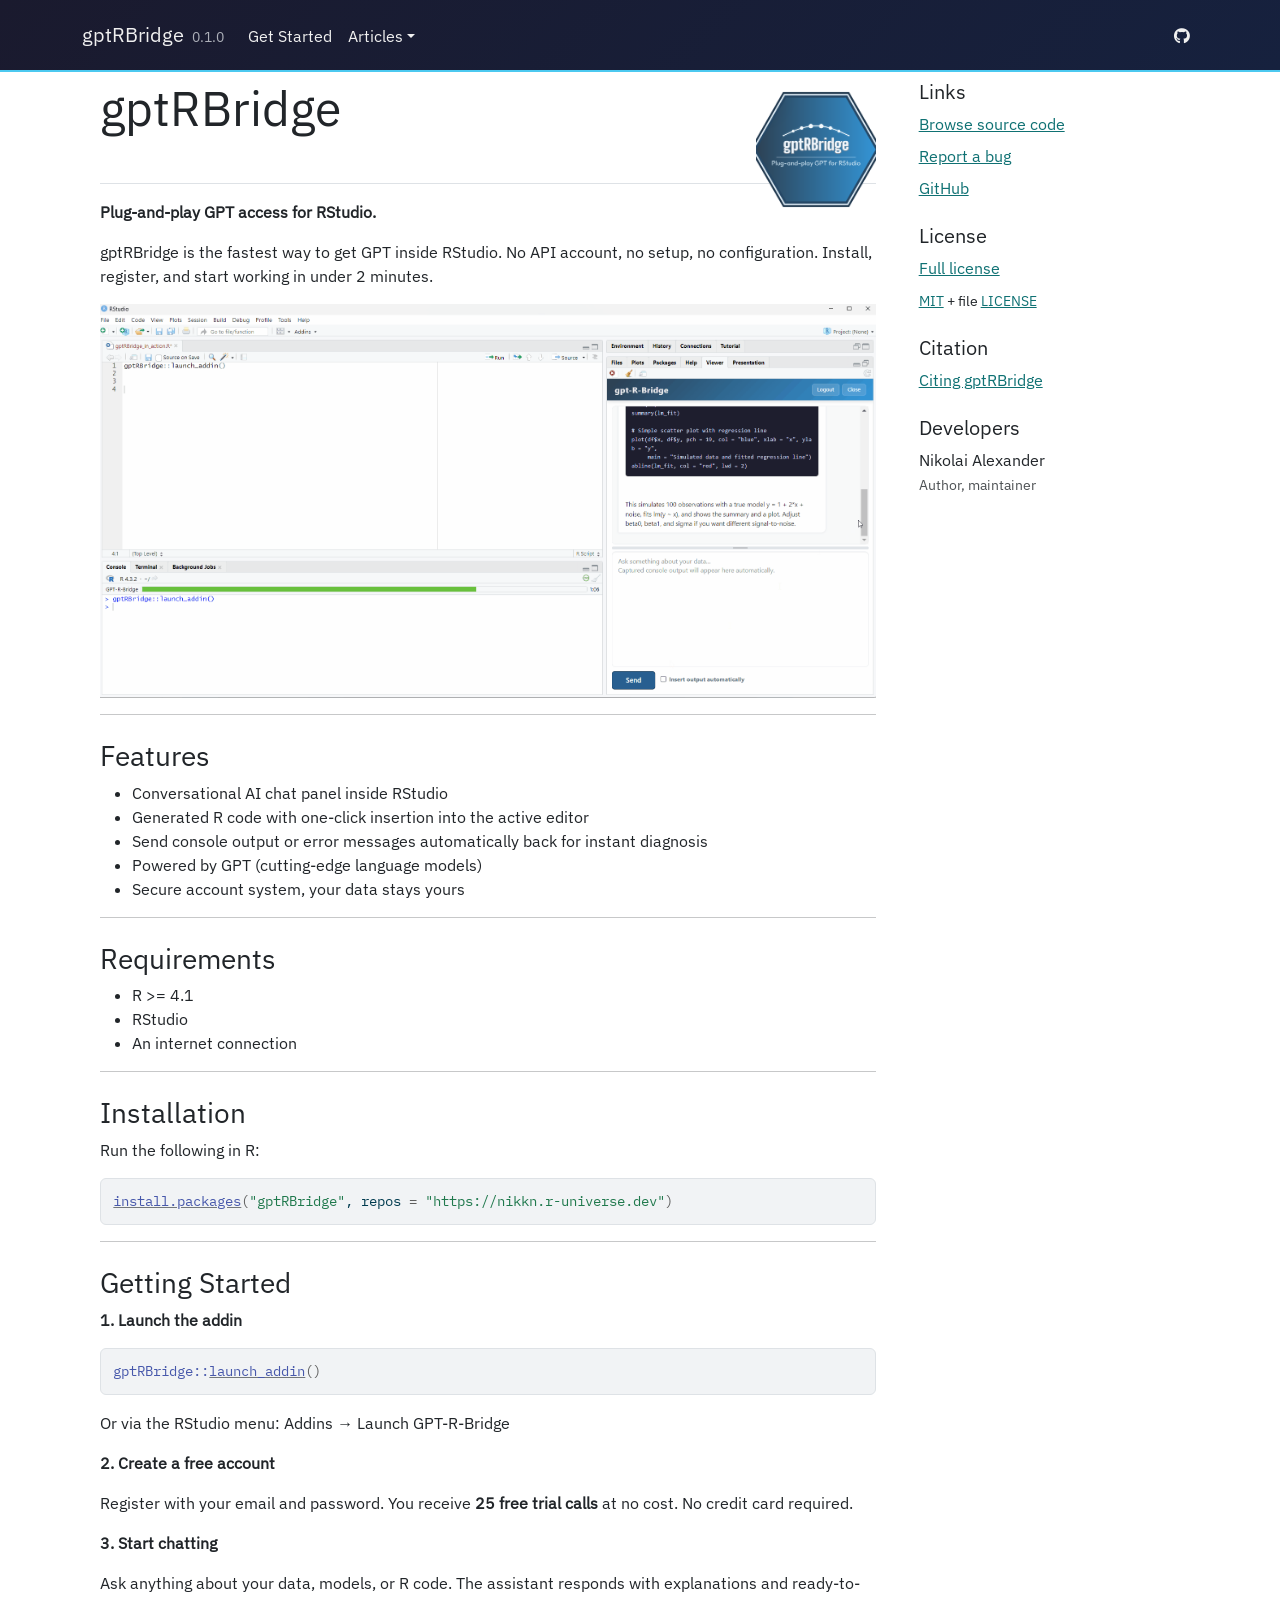
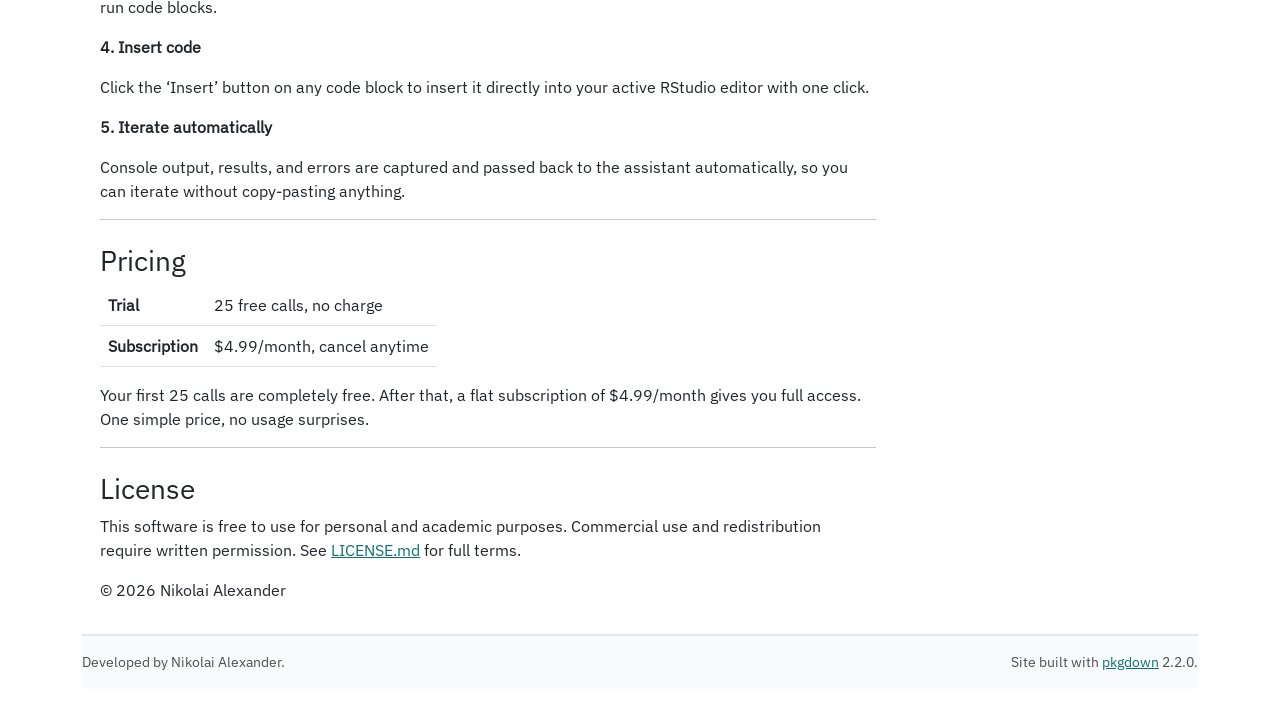
<file: index.html>
<!DOCTYPE html>
<!-- Generated by pkgdown: do not edit by hand --><html lang="en">
<head>
<meta http-equiv="Content-Type" content="text/html; charset=UTF-8">
<meta charset="utf-8">
<meta http-equiv="X-UA-Compatible" content="IE=edge">
<meta name="viewport" content="width=device-width, initial-scale=1, shrink-to-fit=no">
<title>gptRBridge — Plug-and-play GPT for RStudio • gptRBridge</title>
<script src="deps/jquery-3.6.0/jquery-3.6.0.min.js"></script><meta name="viewport" content="width=device-width, initial-scale=1, shrink-to-fit=no">
<link href="deps/bootstrap-5.3.1/bootstrap.min.css" rel="stylesheet">
<script src="deps/bootstrap-5.3.1/bootstrap.bundle.min.js"></script><link href="deps/IBM_Plex_Sans-0.4.10/font.css" rel="stylesheet">
<link href="deps/IBM_Plex_Mono-0.4.10/font.css" rel="stylesheet">
<link href="deps/font-awesome-6.5.2/css/all.min.css" rel="stylesheet">
<link href="deps/font-awesome-6.5.2/css/v4-shims.min.css" rel="stylesheet">
<script src="deps/headroom-0.11.0/headroom.min.js"></script><script src="deps/headroom-0.11.0/jQuery.headroom.min.js"></script><script src="deps/bootstrap-toc-1.0.1/bootstrap-toc.min.js"></script><script src="deps/clipboard.js-2.0.11/clipboard.min.js"></script><script src="deps/search-1.0.0/autocomplete.jquery.min.js"></script><script src="deps/search-1.0.0/fuse.min.js"></script><script src="deps/search-1.0.0/mark.min.js"></script><!-- pkgdown --><script src="pkgdown.js"></script><meta property="og:title" content="gptRBridge — Plug-and-play GPT for RStudio">
<meta name="description" content="The fastest way to get GPT inside RStudio. No API account, no setup, no configuration. Install, register, and start working in under 2 minutes.
">
<meta property="og:description" content="The fastest way to get GPT inside RStudio. No API account, no setup, no configuration. Install, register, and start working in under 2 minutes.
">
<meta property="og:image" content="https://nikkn.github.io/gptRBridge/logo.png">
<meta name="google-site-verification" content="AMuyXyZixV_yJbMoVUShqFuyZB4kxgZxZLLErU_1Yw0">
<style>
  .navbar {
    background: linear-gradient(135deg, #1a1a2e 0%, #16213e 100%) !important;
    border-bottom: 2px solid #4cc9f0;
  }
  .navbar-brand, .nav-link {
    color: #f0f0f0 !important;
  }
  .navbar-brand:hover, .nav-link:hover {
    color: #4cc9f0 !important;
  }
  .hero-banner {
    background: linear-gradient(135deg, #1a1a2e 0%, #16213e 60%, #0f3460 100%);
    color: white;
    padding: 4rem 2rem;
    text-align: center;
    border-bottom: 3px solid #4cc9f0;
  }
  .hero-banner h1 {
    font-size: 3rem;
    font-weight: 700;
    letter-spacing: -0.02em;
    color: #ffffff;
  }
  .hero-banner p {
    font-size: 1.25rem;
    color: #b0c4de;
    max-width: 600px;
    margin: 1rem auto;
  }
  .badge-row {
    margin: 1.5rem 0;
  }
  .feature-grid {
    display: grid;
    grid-template-columns: repeat(auto-fit, minmax(220px, 1fr));
    gap: 1.5rem;
    margin: 2rem 0;
  }
  .feature-card {
    background: #f8fafc;
    border: 1px solid #e2e8f0;
    border-left: 4px solid #4cc9f0;
    border-radius: 8px;
    padding: 1.5rem;
  }
  .feature-card h3 {
    font-size: 1rem;
    font-weight: 700;
    color: #1a1a2e;
    margin-bottom: 0.5rem;
  }
  pre code {
    font-family: 'IBM Plex Mono', monospace !important;
  }
  footer {
    border-top: 2px solid #e2e8f0;
    background: #f8fafc;
  }
  .bd-toc .nav-link,
  #toc .nav-link,
  .toc .nav-link,
  nav[aria-label="On this page"] a {
    color: #2c3e50 !important;
  }
  .bd-toc .nav-link:hover,
  #toc .nav-link:hover,
  nav[aria-label="On this page"] a:hover {
    color: #1a1a2e !important;
    font-weight: 600;
  }
  img[src="reference/figures/logo.png"] {
    display: none !important;
  }
</style>
</head>
<body>
    <a href="#main" class="visually-hidden-focusable">Skip to contents</a>


    <nav class="navbar navbar-expand-lg fixed-top bg-primary" data-bs-theme="dark" aria-label="Site navigation"><div class="container">

    <a class="navbar-brand me-2" href="index.html">gptRBridge</a>

    <small class="nav-text text-muted me-auto" data-bs-toggle="tooltip" data-bs-placement="bottom" title="">0.1.0</small>


    <button class="navbar-toggler" type="button" data-bs-toggle="collapse" data-bs-target="#navbar" aria-controls="navbar" aria-expanded="false" aria-label="Toggle navigation">
      <span class="navbar-toggler-icon"></span>
    </button>

    <div id="navbar" class="collapse navbar-collapse ms-3">
      <ul class="navbar-nav me-auto">
<li class="nav-item"><a class="nav-link" href="articles/get-started.html">Get Started</a></li>
<li class="nav-item dropdown">
  <button class="nav-link dropdown-toggle" type="button" id="dropdown-articles" data-bs-toggle="dropdown" aria-expanded="false" aria-haspopup="true">Articles</button>
  <ul class="dropdown-menu" aria-labelledby="dropdown-articles">
<li><a class="dropdown-item" href="articles/get-started.html">Get Started</a></li>
    <li><a class="dropdown-item" href="articles/faq.html">FAQ</a></li>
    <li><a class="dropdown-item" href="articles/gptRBridge-introduction.html">Introduction</a></li>
  </ul>
</li>
      </ul>
<ul class="navbar-nav">
<li class="nav-item"><a class="external-link nav-link" href="https://github.com/nikkn/gptRBridge" aria-label="GitHub"><span class="fa fab fa-github"></span></a></li>
      </ul>
</div>


  </div>
</nav><div class="container template-home">
<div class="row">
  <main id="main" class="col-md-9"><div class="section level1">
<div class="page-header">
<img src="logo.png" class="logo" alt=""><h1 id="gptrbridge">gptRBridge<a class="anchor" aria-label="anchor" href="#gptrbridge"></a>
</h1>
</div>
<p><img src="reference/figures/logo.png" align="right" height="140"></p>
<p><strong>Plug-and-play GPT access for RStudio.</strong></p>
<p>gptRBridge is the fastest way to get GPT inside RStudio. No API account, no setup, no configuration. Install, register, and start working in under 2 minutes.</p>
<p><img src="reference/figures/gptRBridge_walkthrough.gif"></p>
<hr>
<div class="section level2">
<h2 id="features">Features<a class="anchor" aria-label="anchor" href="#features"></a>
</h2>
<ul>
<li>Conversational AI chat panel inside RStudio</li>
<li>Generated R code with one-click insertion into the active editor</li>
<li>Send console output or error messages automatically back for instant diagnosis</li>
<li>Powered by GPT (cutting-edge language models)</li>
<li>Secure account system, your data stays yours</li>
</ul>
<hr>
</div>
<div class="section level2">
<h2 id="requirements">Requirements<a class="anchor" aria-label="anchor" href="#requirements"></a>
</h2>
<ul>
<li>R &gt;= 4.1</li>
<li>RStudio</li>
<li>An internet connection</li>
</ul>
<hr>
</div>
<div class="section level2">
<h2 id="installation">Installation<a class="anchor" aria-label="anchor" href="#installation"></a>
</h2>
<p>Run the following in R:</p>
<div class="sourceCode" id="cb1"><pre class="downlit sourceCode r">
<code class="sourceCode R"><span><span class="fu"><a href="https://rdrr.io/r/utils/install.packages.html" class="external-link">install.packages</a></span><span class="op">(</span><span class="st">"gptRBridge"</span>, repos <span class="op">=</span> <span class="st">"https://nikkn.r-universe.dev"</span><span class="op">)</span></span></code></pre></div>
<hr>
</div>
<div class="section level2">
<h2 id="getting-started">Getting Started<a class="anchor" aria-label="anchor" href="#getting-started"></a>
</h2>
<p><strong>1. Launch the addin</strong></p>
<div class="sourceCode" id="cb2"><pre class="downlit sourceCode r">
<code class="sourceCode R"><span><span class="fu">gptRBridge</span><span class="fu">::</span><span class="fu"><a href="reference/launch_addin.html">launch_addin</a></span><span class="op">(</span><span class="op">)</span></span></code></pre></div>
<p>Or via the RStudio menu: Addins → Launch GPT-R-Bridge</p>
<p><strong>2. Create a free account</strong></p>
<p>Register with your email and password. You receive <strong>25 free trial calls</strong> at no cost. No credit card required.</p>
<p><strong>3. Start chatting</strong></p>
<p>Ask anything about your data, models, or R code. The assistant responds with explanations and ready-to-run code blocks.</p>
<p><strong>4. Insert code</strong></p>
<p>Click the ‘Insert’ button on any code block to insert it directly into your active RStudio editor with one click.</p>
<p><strong>5. Iterate automatically</strong></p>
<p>Console output, results, and errors are captured and passed back to the assistant automatically, so you can iterate without copy-pasting anything.</p>
<hr>
</div>
<div class="section level2">
<h2 id="pricing">Pricing<a class="anchor" aria-label="anchor" href="#pricing"></a>
</h2>
<table class="table"><tbody>
<tr class="odd">
<td><strong>Trial</strong></td>
<td>25 free calls, no charge</td>
</tr>
<tr class="even">
<td><strong>Subscription</strong></td>
<td>$4.99/month, cancel anytime</td>
</tr>
</tbody></table>
<p>Your first 25 calls are completely free. After that, a flat subscription of $4.99/month gives you full access. One simple price, no usage surprises.</p>
<hr>
</div>
<div class="section level2">
<h2 id="license">License<a class="anchor" aria-label="anchor" href="#license"></a>
</h2>
<p>This software is free to use for personal and academic purposes. Commercial use and redistribution require written permission. See <a href="LICENSE.html">LICENSE.md</a> for full terms.</p>
<p>© 2026 Nikolai Alexander</p>
</div>
</div>
  </main><aside class="col-md-3"><div class="links">
<h2 data-toc-skip>Links</h2>
<ul class="list-unstyled">
<li><a href="https://github.com/nikkn/gptRBridge/" class="external-link">Browse source code</a></li>
<li><a href="https://github.com/nikkn/gptRBridge/issues" class="external-link">Report a bug</a></li>
<li><a href="https://github.com/nikkn/gptRBridge" class="external-link">GitHub</a></li>
</ul>
</div>

<div class="license">
<h2 data-toc-skip>License</h2>
<ul class="list-unstyled">
<li><a href="LICENSE.html">Full license</a></li>
<li><small><a href="https://opensource.org/licenses/mit-license.php" class="external-link">MIT</a> + file <a href="LICENSE-text.html">LICENSE</a></small></li>
</ul>
</div>


<div class="citation">
<h2 data-toc-skip>Citation</h2>
<ul class="list-unstyled">
<li><a href="authors.html#citation">Citing gptRBridge</a></li>
</ul>
</div>

<div class="developers">
<h2 data-toc-skip>Developers</h2>
<ul class="list-unstyled">
<li>Nikolai Alexander <br><small class="roles"> Author, maintainer </small>   </li>
</ul>
</div>



  </aside>
</div>


    <footer><div class="pkgdown-footer-left">
  <p>Developed by Nikolai Alexander.</p>
</div>

<div class="pkgdown-footer-right">
  <p>Site built with <a href="https://pkgdown.r-lib.org/" class="external-link">pkgdown</a> 2.2.0.</p>
</div>

    </footer>
</div>





  </body>
</html>
</file>
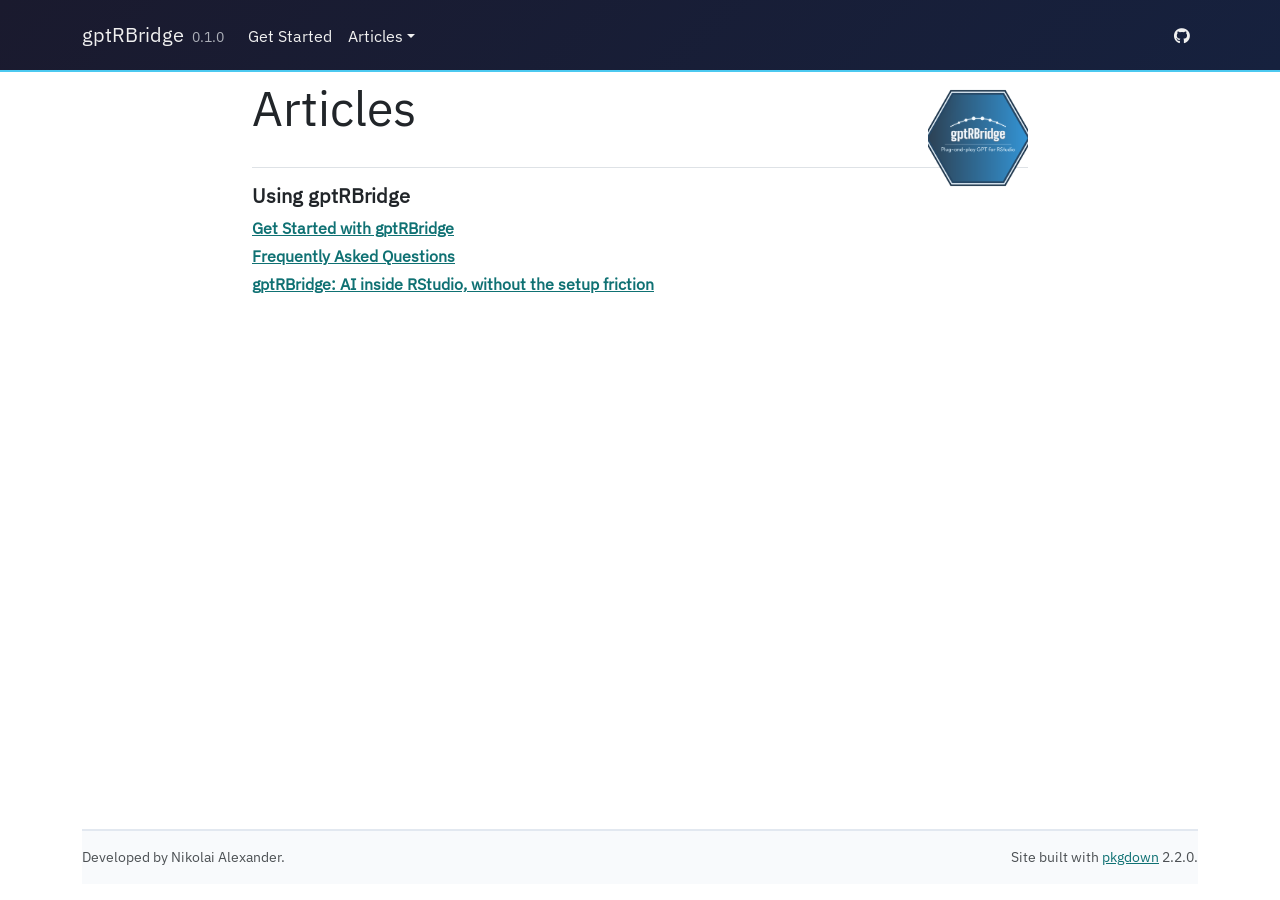
<file: articles/index.html>
<!DOCTYPE html>
<!-- Generated by pkgdown: do not edit by hand --><html lang="en"><head><meta http-equiv="Content-Type" content="text/html; charset=UTF-8"><meta charset="utf-8"><meta http-equiv="X-UA-Compatible" content="IE=edge"><meta name="viewport" content="width=device-width, initial-scale=1, shrink-to-fit=no"><title>Articles • gptRBridge</title><script src="../deps/jquery-3.6.0/jquery-3.6.0.min.js"></script><meta name="viewport" content="width=device-width, initial-scale=1, shrink-to-fit=no"><link href="../deps/bootstrap-5.3.1/bootstrap.min.css" rel="stylesheet"><script src="../deps/bootstrap-5.3.1/bootstrap.bundle.min.js"></script><link href="../deps/IBM_Plex_Sans-0.4.10/font.css" rel="stylesheet"><link href="../deps/IBM_Plex_Mono-0.4.10/font.css" rel="stylesheet"><link href="../deps/font-awesome-6.5.2/css/all.min.css" rel="stylesheet"><link href="../deps/font-awesome-6.5.2/css/v4-shims.min.css" rel="stylesheet"><script src="../deps/headroom-0.11.0/headroom.min.js"></script><script src="../deps/headroom-0.11.0/jQuery.headroom.min.js"></script><script src="../deps/bootstrap-toc-1.0.1/bootstrap-toc.min.js"></script><script src="../deps/clipboard.js-2.0.11/clipboard.min.js"></script><script src="../deps/search-1.0.0/autocomplete.jquery.min.js"></script><script src="../deps/search-1.0.0/fuse.min.js"></script><script src="../deps/search-1.0.0/mark.min.js"></script><!-- pkgdown --><script src="../pkgdown.js"></script><meta property="og:title" content="Articles"><meta property="og:image" content="https://nikkn.github.io/gptRBridge/logo.png"><meta name="google-site-verification" content="AMuyXyZixV_yJbMoVUShqFuyZB4kxgZxZLLErU_1Yw0"><style>
  .navbar {
    background: linear-gradient(135deg, #1a1a2e 0%, #16213e 100%) !important;
    border-bottom: 2px solid #4cc9f0;
  }
  .navbar-brand, .nav-link {
    color: #f0f0f0 !important;
  }
  .navbar-brand:hover, .nav-link:hover {
    color: #4cc9f0 !important;
  }
  .hero-banner {
    background: linear-gradient(135deg, #1a1a2e 0%, #16213e 60%, #0f3460 100%);
    color: white;
    padding: 4rem 2rem;
    text-align: center;
    border-bottom: 3px solid #4cc9f0;
  }
  .hero-banner h1 {
    font-size: 3rem;
    font-weight: 700;
    letter-spacing: -0.02em;
    color: #ffffff;
  }
  .hero-banner p {
    font-size: 1.25rem;
    color: #b0c4de;
    max-width: 600px;
    margin: 1rem auto;
  }
  .badge-row {
    margin: 1.5rem 0;
  }
  .feature-grid {
    display: grid;
    grid-template-columns: repeat(auto-fit, minmax(220px, 1fr));
    gap: 1.5rem;
    margin: 2rem 0;
  }
  .feature-card {
    background: #f8fafc;
    border: 1px solid #e2e8f0;
    border-left: 4px solid #4cc9f0;
    border-radius: 8px;
    padding: 1.5rem;
  }
  .feature-card h3 {
    font-size: 1rem;
    font-weight: 700;
    color: #1a1a2e;
    margin-bottom: 0.5rem;
  }
  pre code {
    font-family: 'IBM Plex Mono', monospace !important;
  }
  footer {
    border-top: 2px solid #e2e8f0;
    background: #f8fafc;
  }
  .bd-toc .nav-link,
  #toc .nav-link,
  .toc .nav-link,
  nav[aria-label="On this page"] a {
    color: #2c3e50 !important;
  }
  .bd-toc .nav-link:hover,
  #toc .nav-link:hover,
  nav[aria-label="On this page"] a:hover {
    color: #1a1a2e !important;
    font-weight: 600;
  }
  img[src="reference/figures/logo.png"] {
    display: none !important;
  }
</style></head><body>
    <a href="#main" class="visually-hidden-focusable">Skip to contents</a>


    <nav class="navbar navbar-expand-lg fixed-top bg-primary" data-bs-theme="dark" aria-label="Site navigation"><div class="container">

    <a class="navbar-brand me-2" href="../index.html">gptRBridge</a>

    <small class="nav-text text-muted me-auto" data-bs-toggle="tooltip" data-bs-placement="bottom" title="">0.1.0</small>


    <button class="navbar-toggler" type="button" data-bs-toggle="collapse" data-bs-target="#navbar" aria-controls="navbar" aria-expanded="false" aria-label="Toggle navigation">
      <span class="navbar-toggler-icon"></span>
    </button>

    <div id="navbar" class="collapse navbar-collapse ms-3">
      <ul class="navbar-nav me-auto"><li class="nav-item"><a class="nav-link" href="../articles/get-started.html">Get Started</a></li>
<li class="nav-item dropdown">
  <button class="nav-link dropdown-toggle" type="button" id="dropdown-articles" data-bs-toggle="dropdown" aria-expanded="false" aria-haspopup="true">Articles</button>
  <ul class="dropdown-menu" aria-labelledby="dropdown-articles"><li><a class="dropdown-item" href="../articles/get-started.html">Get Started</a></li>
    <li><a class="dropdown-item" href="../articles/faq.html">FAQ</a></li>
    <li><a class="dropdown-item" href="../articles/gptRBridge-introduction.html">Introduction</a></li>
  </ul></li>
      </ul><ul class="navbar-nav"><li class="nav-item"><a class="external-link nav-link" href="https://github.com/nikkn/gptRBridge" aria-label="GitHub"><span class="fa fab fa-github"></span></a></li>
      </ul></div>


  </div>
</nav><div class="container template-article-index">
<div class="row">
  <main id="main" class="col-md-9"><div class="page-header">
      <img src="../logo.png" class="logo" alt=""><h1>Articles</h1>
    </div>

    <div class="section ">
      <h3>Using gptRBridge</h3>
      <div class="section-desc"></div>

      <dl><dt><a href="get-started.html">Get Started with gptRBridge</a></dt>
        <dd>
        </dd><dt><a href="faq.html">Frequently Asked Questions</a></dt>
        <dd>
        </dd><dt><a href="gptRBridge-introduction.html">gptRBridge: AI inside RStudio, without the setup friction</a></dt>
        <dd>
      </dd></dl></div>
  </main></div>


    <footer><div class="pkgdown-footer-left">
  <p>Developed by Nikolai Alexander.</p>
</div>

<div class="pkgdown-footer-right">
  <p>Site built with <a href="https://pkgdown.r-lib.org/" class="external-link">pkgdown</a> 2.2.0.</p>
</div>

    </footer></div>





  </body></html>
</file>
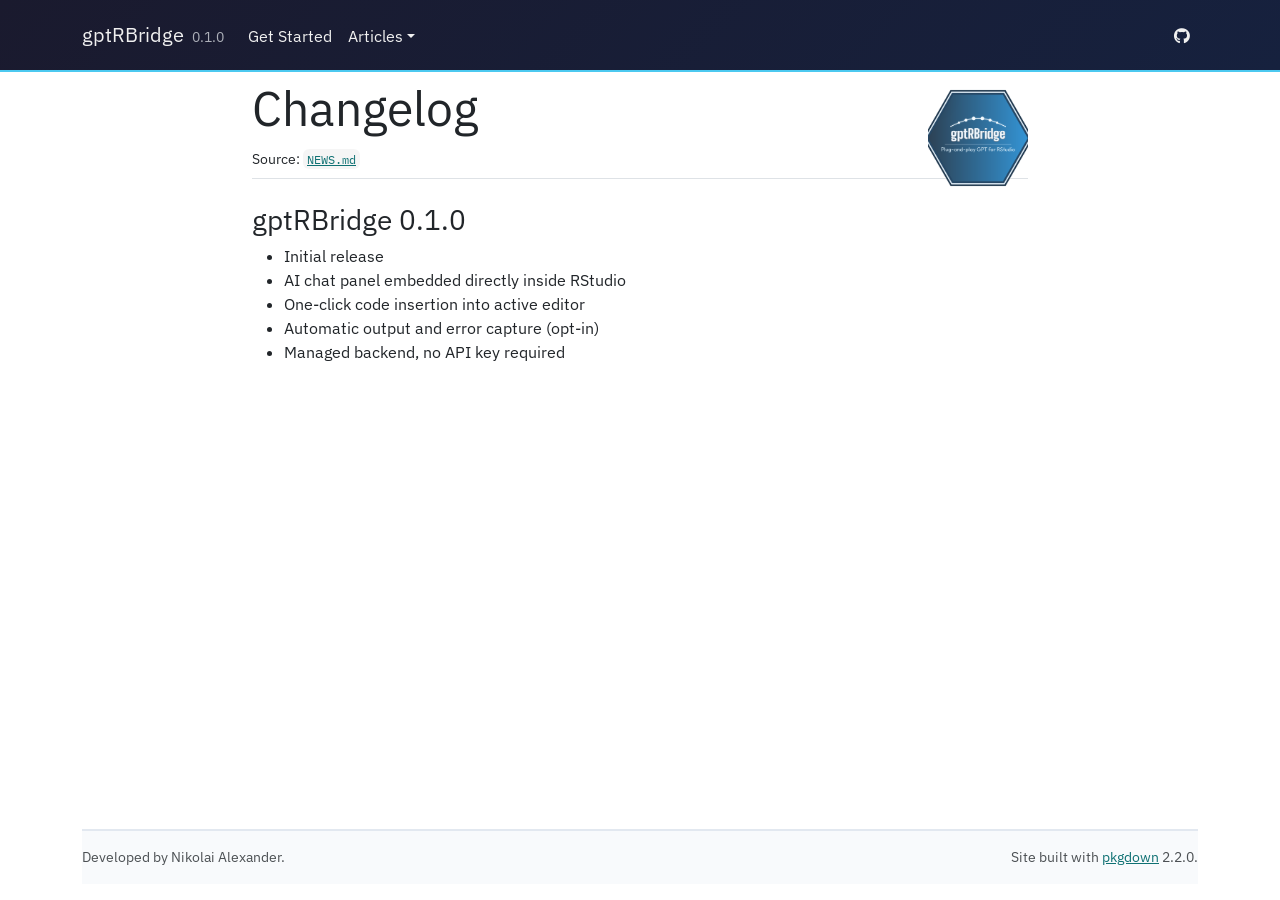
<file: news/index.html>
<!DOCTYPE html>
<!-- Generated by pkgdown: do not edit by hand --><html lang="en"><head><meta http-equiv="Content-Type" content="text/html; charset=UTF-8"><meta charset="utf-8"><meta http-equiv="X-UA-Compatible" content="IE=edge"><meta name="viewport" content="width=device-width, initial-scale=1, shrink-to-fit=no"><title>Changelog • gptRBridge</title><script src="../deps/jquery-3.6.0/jquery-3.6.0.min.js"></script><meta name="viewport" content="width=device-width, initial-scale=1, shrink-to-fit=no"><link href="../deps/bootstrap-5.3.1/bootstrap.min.css" rel="stylesheet"><script src="../deps/bootstrap-5.3.1/bootstrap.bundle.min.js"></script><link href="../deps/IBM_Plex_Sans-0.4.10/font.css" rel="stylesheet"><link href="../deps/IBM_Plex_Mono-0.4.10/font.css" rel="stylesheet"><link href="../deps/font-awesome-6.5.2/css/all.min.css" rel="stylesheet"><link href="../deps/font-awesome-6.5.2/css/v4-shims.min.css" rel="stylesheet"><script src="../deps/headroom-0.11.0/headroom.min.js"></script><script src="../deps/headroom-0.11.0/jQuery.headroom.min.js"></script><script src="../deps/bootstrap-toc-1.0.1/bootstrap-toc.min.js"></script><script src="../deps/clipboard.js-2.0.11/clipboard.min.js"></script><script src="../deps/search-1.0.0/autocomplete.jquery.min.js"></script><script src="../deps/search-1.0.0/fuse.min.js"></script><script src="../deps/search-1.0.0/mark.min.js"></script><!-- pkgdown --><script src="../pkgdown.js"></script><meta property="og:title" content="Changelog"><meta property="og:image" content="https://nikkn.github.io/gptRBridge/logo.png"><meta name="google-site-verification" content="AMuyXyZixV_yJbMoVUShqFuyZB4kxgZxZLLErU_1Yw0"><style>
  .navbar {
    background: linear-gradient(135deg, #1a1a2e 0%, #16213e 100%) !important;
    border-bottom: 2px solid #4cc9f0;
  }
  .navbar-brand, .nav-link {
    color: #f0f0f0 !important;
  }
  .navbar-brand:hover, .nav-link:hover {
    color: #4cc9f0 !important;
  }
  .hero-banner {
    background: linear-gradient(135deg, #1a1a2e 0%, #16213e 60%, #0f3460 100%);
    color: white;
    padding: 4rem 2rem;
    text-align: center;
    border-bottom: 3px solid #4cc9f0;
  }
  .hero-banner h1 {
    font-size: 3rem;
    font-weight: 700;
    letter-spacing: -0.02em;
    color: #ffffff;
  }
  .hero-banner p {
    font-size: 1.25rem;
    color: #b0c4de;
    max-width: 600px;
    margin: 1rem auto;
  }
  .badge-row {
    margin: 1.5rem 0;
  }
  .feature-grid {
    display: grid;
    grid-template-columns: repeat(auto-fit, minmax(220px, 1fr));
    gap: 1.5rem;
    margin: 2rem 0;
  }
  .feature-card {
    background: #f8fafc;
    border: 1px solid #e2e8f0;
    border-left: 4px solid #4cc9f0;
    border-radius: 8px;
    padding: 1.5rem;
  }
  .feature-card h3 {
    font-size: 1rem;
    font-weight: 700;
    color: #1a1a2e;
    margin-bottom: 0.5rem;
  }
  pre code {
    font-family: 'IBM Plex Mono', monospace !important;
  }
  footer {
    border-top: 2px solid #e2e8f0;
    background: #f8fafc;
  }
  .bd-toc .nav-link,
  #toc .nav-link,
  .toc .nav-link,
  nav[aria-label="On this page"] a {
    color: #2c3e50 !important;
  }
  .bd-toc .nav-link:hover,
  #toc .nav-link:hover,
  nav[aria-label="On this page"] a:hover {
    color: #1a1a2e !important;
    font-weight: 600;
  }
  img[src="reference/figures/logo.png"] {
    display: none !important;
  }
</style></head><body>
    <a href="#main" class="visually-hidden-focusable">Skip to contents</a>


    <nav class="navbar navbar-expand-lg fixed-top bg-primary" data-bs-theme="dark" aria-label="Site navigation"><div class="container">

    <a class="navbar-brand me-2" href="../index.html">gptRBridge</a>

    <small class="nav-text text-muted me-auto" data-bs-toggle="tooltip" data-bs-placement="bottom" title="">0.1.0</small>


    <button class="navbar-toggler" type="button" data-bs-toggle="collapse" data-bs-target="#navbar" aria-controls="navbar" aria-expanded="false" aria-label="Toggle navigation">
      <span class="navbar-toggler-icon"></span>
    </button>

    <div id="navbar" class="collapse navbar-collapse ms-3">
      <ul class="navbar-nav me-auto"><li class="nav-item"><a class="nav-link" href="../articles/get-started.html">Get Started</a></li>
<li class="nav-item dropdown">
  <button class="nav-link dropdown-toggle" type="button" id="dropdown-articles" data-bs-toggle="dropdown" aria-expanded="false" aria-haspopup="true">Articles</button>
  <ul class="dropdown-menu" aria-labelledby="dropdown-articles"><li><a class="dropdown-item" href="../articles/get-started.html">Get Started</a></li>
    <li><a class="dropdown-item" href="../articles/faq.html">FAQ</a></li>
    <li><a class="dropdown-item" href="../articles/gptRBridge-introduction.html">Introduction</a></li>
  </ul></li>
      </ul><ul class="navbar-nav"><li class="nav-item"><a class="external-link nav-link" href="https://github.com/nikkn/gptRBridge" aria-label="GitHub"><span class="fa fab fa-github"></span></a></li>
      </ul></div>


  </div>
</nav><div class="container template-news">
<div class="row">
  <main id="main" class="col-md-9"><div class="page-header">
      <img src="../logo.png" class="logo" alt=""><h1>Changelog</h1>
      <small>Source: <a href="https://github.com/nikkn/gptRBridge/blob/main/NEWS.md" class="external-link"><code>NEWS.md</code></a></small>
    </div>

    <div class="section level2">
<h2 class="pkg-version" data-toc-text="0.1.0" id="gptrbridge-010">gptRBridge 0.1.0<a class="anchor" aria-label="anchor" href="#gptrbridge-010"></a></h2>
<ul><li>Initial release</li>
<li>AI chat panel embedded directly inside RStudio</li>
<li>One-click code insertion into active editor</li>
<li>Automatic output and error capture (opt-in)</li>
<li>Managed backend, no API key required</li>
</ul></div>
  </main></div>


    <footer><div class="pkgdown-footer-left">
  <p>Developed by Nikolai Alexander.</p>
</div>

<div class="pkgdown-footer-right">
  <p>Site built with <a href="https://pkgdown.r-lib.org/" class="external-link">pkgdown</a> 2.2.0.</p>
</div>

    </footer></div>





  </body></html>
</file>
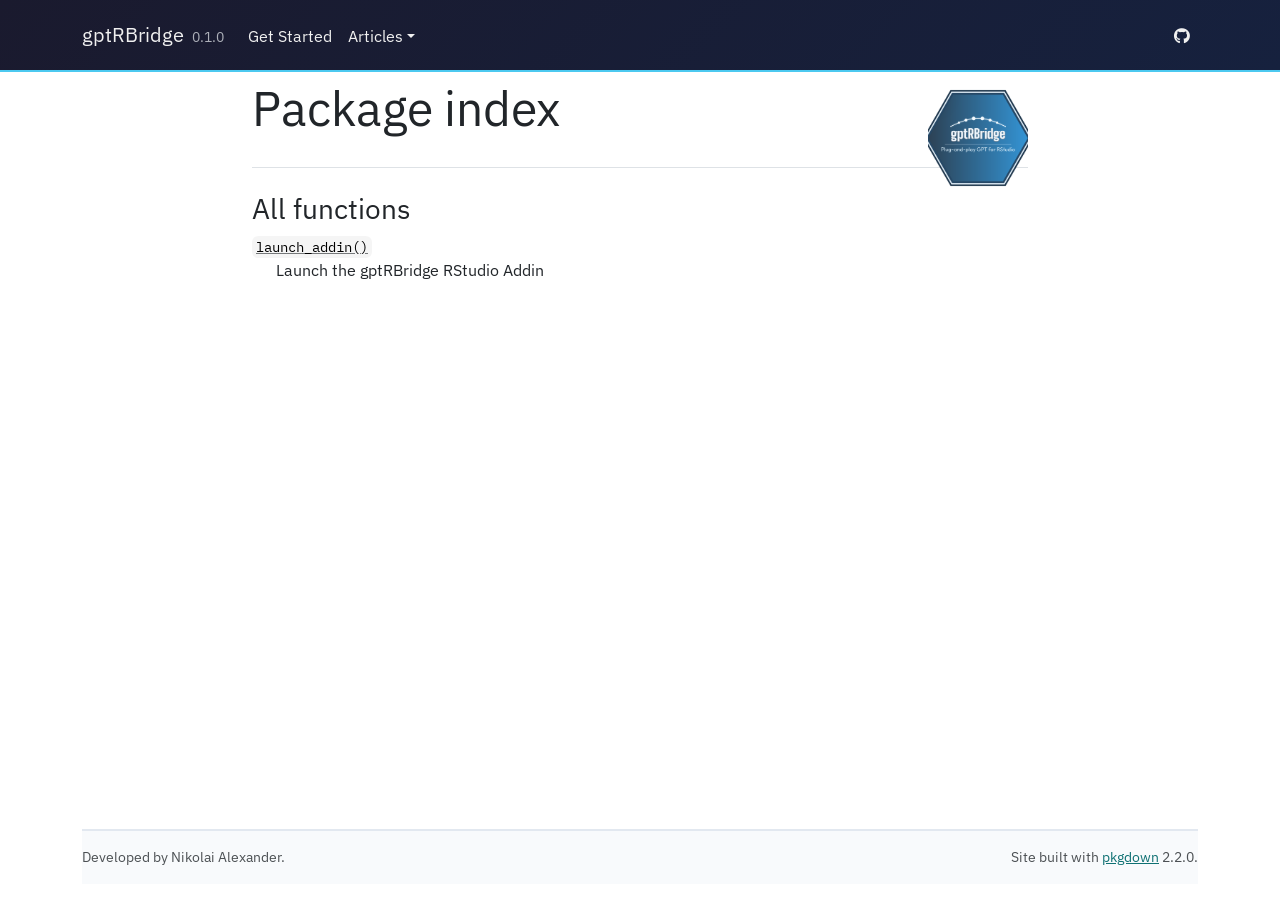
<file: reference/index.html>
<!DOCTYPE html>
<!-- Generated by pkgdown: do not edit by hand --><html lang="en"><head><meta http-equiv="Content-Type" content="text/html; charset=UTF-8"><meta charset="utf-8"><meta http-equiv="X-UA-Compatible" content="IE=edge"><meta name="viewport" content="width=device-width, initial-scale=1, shrink-to-fit=no"><title>Package index • gptRBridge</title><script src="../deps/jquery-3.6.0/jquery-3.6.0.min.js"></script><meta name="viewport" content="width=device-width, initial-scale=1, shrink-to-fit=no"><link href="../deps/bootstrap-5.3.1/bootstrap.min.css" rel="stylesheet"><script src="../deps/bootstrap-5.3.1/bootstrap.bundle.min.js"></script><link href="../deps/IBM_Plex_Sans-0.4.10/font.css" rel="stylesheet"><link href="../deps/IBM_Plex_Mono-0.4.10/font.css" rel="stylesheet"><link href="../deps/font-awesome-6.5.2/css/all.min.css" rel="stylesheet"><link href="../deps/font-awesome-6.5.2/css/v4-shims.min.css" rel="stylesheet"><script src="../deps/headroom-0.11.0/headroom.min.js"></script><script src="../deps/headroom-0.11.0/jQuery.headroom.min.js"></script><script src="../deps/bootstrap-toc-1.0.1/bootstrap-toc.min.js"></script><script src="../deps/clipboard.js-2.0.11/clipboard.min.js"></script><script src="../deps/search-1.0.0/autocomplete.jquery.min.js"></script><script src="../deps/search-1.0.0/fuse.min.js"></script><script src="../deps/search-1.0.0/mark.min.js"></script><!-- pkgdown --><script src="../pkgdown.js"></script><meta property="og:title" content="Package index"><meta property="og:image" content="https://nikkn.github.io/gptRBridge/logo.png"><meta name="google-site-verification" content="AMuyXyZixV_yJbMoVUShqFuyZB4kxgZxZLLErU_1Yw0"><style>
  .navbar {
    background: linear-gradient(135deg, #1a1a2e 0%, #16213e 100%) !important;
    border-bottom: 2px solid #4cc9f0;
  }
  .navbar-brand, .nav-link {
    color: #f0f0f0 !important;
  }
  .navbar-brand:hover, .nav-link:hover {
    color: #4cc9f0 !important;
  }
  .hero-banner {
    background: linear-gradient(135deg, #1a1a2e 0%, #16213e 60%, #0f3460 100%);
    color: white;
    padding: 4rem 2rem;
    text-align: center;
    border-bottom: 3px solid #4cc9f0;
  }
  .hero-banner h1 {
    font-size: 3rem;
    font-weight: 700;
    letter-spacing: -0.02em;
    color: #ffffff;
  }
  .hero-banner p {
    font-size: 1.25rem;
    color: #b0c4de;
    max-width: 600px;
    margin: 1rem auto;
  }
  .badge-row {
    margin: 1.5rem 0;
  }
  .feature-grid {
    display: grid;
    grid-template-columns: repeat(auto-fit, minmax(220px, 1fr));
    gap: 1.5rem;
    margin: 2rem 0;
  }
  .feature-card {
    background: #f8fafc;
    border: 1px solid #e2e8f0;
    border-left: 4px solid #4cc9f0;
    border-radius: 8px;
    padding: 1.5rem;
  }
  .feature-card h3 {
    font-size: 1rem;
    font-weight: 700;
    color: #1a1a2e;
    margin-bottom: 0.5rem;
  }
  pre code {
    font-family: 'IBM Plex Mono', monospace !important;
  }
  footer {
    border-top: 2px solid #e2e8f0;
    background: #f8fafc;
  }
  .bd-toc .nav-link,
  #toc .nav-link,
  .toc .nav-link,
  nav[aria-label="On this page"] a {
    color: #2c3e50 !important;
  }
  .bd-toc .nav-link:hover,
  #toc .nav-link:hover,
  nav[aria-label="On this page"] a:hover {
    color: #1a1a2e !important;
    font-weight: 600;
  }
  img[src="reference/figures/logo.png"] {
    display: none !important;
  }
</style></head><body>
    <a href="#main" class="visually-hidden-focusable">Skip to contents</a>


    <nav class="navbar navbar-expand-lg fixed-top bg-primary" data-bs-theme="dark" aria-label="Site navigation"><div class="container">

    <a class="navbar-brand me-2" href="../index.html">gptRBridge</a>

    <small class="nav-text text-muted me-auto" data-bs-toggle="tooltip" data-bs-placement="bottom" title="">0.1.0</small>


    <button class="navbar-toggler" type="button" data-bs-toggle="collapse" data-bs-target="#navbar" aria-controls="navbar" aria-expanded="false" aria-label="Toggle navigation">
      <span class="navbar-toggler-icon"></span>
    </button>

    <div id="navbar" class="collapse navbar-collapse ms-3">
      <ul class="navbar-nav me-auto"><li class="nav-item"><a class="nav-link" href="../articles/get-started.html">Get Started</a></li>
<li class="nav-item dropdown">
  <button class="nav-link dropdown-toggle" type="button" id="dropdown-articles" data-bs-toggle="dropdown" aria-expanded="false" aria-haspopup="true">Articles</button>
  <ul class="dropdown-menu" aria-labelledby="dropdown-articles"><li><a class="dropdown-item" href="../articles/get-started.html">Get Started</a></li>
    <li><a class="dropdown-item" href="../articles/faq.html">FAQ</a></li>
    <li><a class="dropdown-item" href="../articles/gptRBridge-introduction.html">Introduction</a></li>
  </ul></li>
      </ul><ul class="navbar-nav"><li class="nav-item"><a class="external-link nav-link" href="https://github.com/nikkn/gptRBridge" aria-label="GitHub"><span class="fa fab fa-github"></span></a></li>
      </ul></div>


  </div>
</nav><div class="container template-reference-index">
<div class="row">
  <main id="main" class="col-md-9"><div class="page-header">
      <img src="../logo.png" class="logo" alt=""><h1>Package index</h1>
    </div>

    <div class="section level2">
      <h2 id="all-functions">All functions<a class="anchor" aria-label="anchor" href="#all-functions"></a></h2>



      <dl></dl></div><div class="section level2">




      <dl><dt>

          <code><a href="launch_addin.html">launch_addin()</a></code>

        </dt>
        <dd>Launch the gptRBridge RStudio Addin</dd>
      </dl></div>
  </main></div>


    <footer><div class="pkgdown-footer-left">
  <p>Developed by Nikolai Alexander.</p>
</div>

<div class="pkgdown-footer-right">
  <p>Site built with <a href="https://pkgdown.r-lib.org/" class="external-link">pkgdown</a> 2.2.0.</p>
</div>

    </footer></div>





  </body></html>
</file>
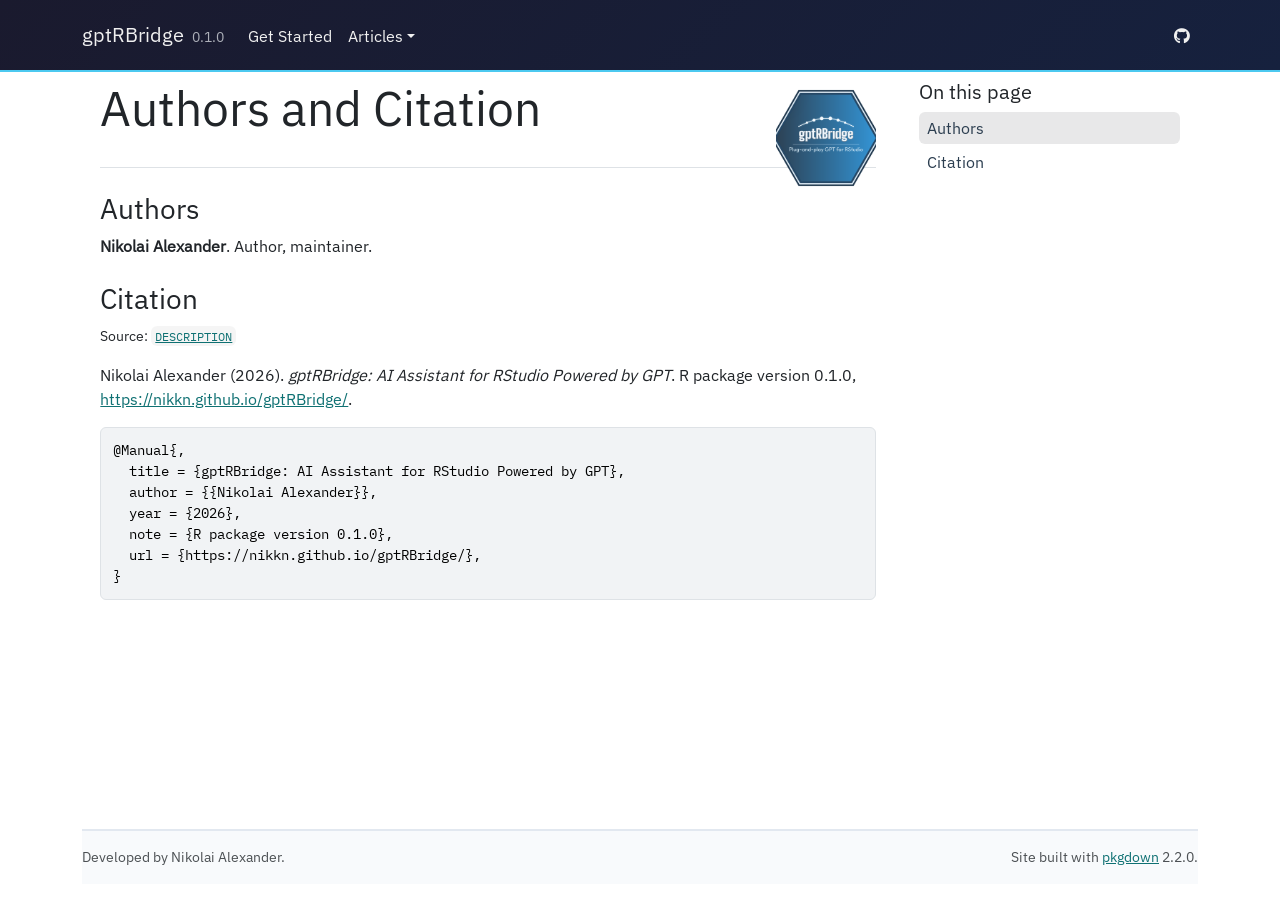
<file: authors.html>
<!DOCTYPE html>
<!-- Generated by pkgdown: do not edit by hand --><html lang="en"><head><meta http-equiv="Content-Type" content="text/html; charset=UTF-8"><meta charset="utf-8"><meta http-equiv="X-UA-Compatible" content="IE=edge"><meta name="viewport" content="width=device-width, initial-scale=1, shrink-to-fit=no"><title>Authors and Citation • gptRBridge</title><script src="deps/jquery-3.6.0/jquery-3.6.0.min.js"></script><meta name="viewport" content="width=device-width, initial-scale=1, shrink-to-fit=no"><link href="deps/bootstrap-5.3.1/bootstrap.min.css" rel="stylesheet"><script src="deps/bootstrap-5.3.1/bootstrap.bundle.min.js"></script><link href="deps/IBM_Plex_Sans-0.4.10/font.css" rel="stylesheet"><link href="deps/IBM_Plex_Mono-0.4.10/font.css" rel="stylesheet"><link href="deps/font-awesome-6.5.2/css/all.min.css" rel="stylesheet"><link href="deps/font-awesome-6.5.2/css/v4-shims.min.css" rel="stylesheet"><script src="deps/headroom-0.11.0/headroom.min.js"></script><script src="deps/headroom-0.11.0/jQuery.headroom.min.js"></script><script src="deps/bootstrap-toc-1.0.1/bootstrap-toc.min.js"></script><script src="deps/clipboard.js-2.0.11/clipboard.min.js"></script><script src="deps/search-1.0.0/autocomplete.jquery.min.js"></script><script src="deps/search-1.0.0/fuse.min.js"></script><script src="deps/search-1.0.0/mark.min.js"></script><!-- pkgdown --><script src="pkgdown.js"></script><meta property="og:title" content="Authors and Citation"><meta property="og:image" content="https://nikkn.github.io/gptRBridge/logo.png"><meta name="google-site-verification" content="AMuyXyZixV_yJbMoVUShqFuyZB4kxgZxZLLErU_1Yw0"><style>
  .navbar {
    background: linear-gradient(135deg, #1a1a2e 0%, #16213e 100%) !important;
    border-bottom: 2px solid #4cc9f0;
  }
  .navbar-brand, .nav-link {
    color: #f0f0f0 !important;
  }
  .navbar-brand:hover, .nav-link:hover {
    color: #4cc9f0 !important;
  }
  .hero-banner {
    background: linear-gradient(135deg, #1a1a2e 0%, #16213e 60%, #0f3460 100%);
    color: white;
    padding: 4rem 2rem;
    text-align: center;
    border-bottom: 3px solid #4cc9f0;
  }
  .hero-banner h1 {
    font-size: 3rem;
    font-weight: 700;
    letter-spacing: -0.02em;
    color: #ffffff;
  }
  .hero-banner p {
    font-size: 1.25rem;
    color: #b0c4de;
    max-width: 600px;
    margin: 1rem auto;
  }
  .badge-row {
    margin: 1.5rem 0;
  }
  .feature-grid {
    display: grid;
    grid-template-columns: repeat(auto-fit, minmax(220px, 1fr));
    gap: 1.5rem;
    margin: 2rem 0;
  }
  .feature-card {
    background: #f8fafc;
    border: 1px solid #e2e8f0;
    border-left: 4px solid #4cc9f0;
    border-radius: 8px;
    padding: 1.5rem;
  }
  .feature-card h3 {
    font-size: 1rem;
    font-weight: 700;
    color: #1a1a2e;
    margin-bottom: 0.5rem;
  }
  pre code {
    font-family: 'IBM Plex Mono', monospace !important;
  }
  footer {
    border-top: 2px solid #e2e8f0;
    background: #f8fafc;
  }
  .bd-toc .nav-link,
  #toc .nav-link,
  .toc .nav-link,
  nav[aria-label="On this page"] a {
    color: #2c3e50 !important;
  }
  .bd-toc .nav-link:hover,
  #toc .nav-link:hover,
  nav[aria-label="On this page"] a:hover {
    color: #1a1a2e !important;
    font-weight: 600;
  }
  img[src="reference/figures/logo.png"] {
    display: none !important;
  }
</style></head><body>
    <a href="#main" class="visually-hidden-focusable">Skip to contents</a>


    <nav class="navbar navbar-expand-lg fixed-top bg-primary" data-bs-theme="dark" aria-label="Site navigation"><div class="container">

    <a class="navbar-brand me-2" href="index.html">gptRBridge</a>

    <small class="nav-text text-muted me-auto" data-bs-toggle="tooltip" data-bs-placement="bottom" title="">0.1.0</small>


    <button class="navbar-toggler" type="button" data-bs-toggle="collapse" data-bs-target="#navbar" aria-controls="navbar" aria-expanded="false" aria-label="Toggle navigation">
      <span class="navbar-toggler-icon"></span>
    </button>

    <div id="navbar" class="collapse navbar-collapse ms-3">
      <ul class="navbar-nav me-auto"><li class="nav-item"><a class="nav-link" href="articles/get-started.html">Get Started</a></li>
<li class="nav-item dropdown">
  <button class="nav-link dropdown-toggle" type="button" id="dropdown-articles" data-bs-toggle="dropdown" aria-expanded="false" aria-haspopup="true">Articles</button>
  <ul class="dropdown-menu" aria-labelledby="dropdown-articles"><li><a class="dropdown-item" href="articles/get-started.html">Get Started</a></li>
    <li><a class="dropdown-item" href="articles/faq.html">FAQ</a></li>
    <li><a class="dropdown-item" href="articles/gptRBridge-introduction.html">Introduction</a></li>
  </ul></li>
      </ul><ul class="navbar-nav"><li class="nav-item"><a class="external-link nav-link" href="https://github.com/nikkn/gptRBridge" aria-label="GitHub"><span class="fa fab fa-github"></span></a></li>
      </ul></div>


  </div>
</nav><div class="container template-citation-authors">
<div class="row">
  <main id="main" class="col-md-9"><div class="page-header">
      <img src="logo.png" class="logo" alt=""><h1>Authors and Citation</h1>
    </div>

    <div class="section level2">
      <h2>Authors</h2>

      <ul class="list-unstyled"><li>
          <p><strong>Nikolai Alexander</strong>. Author, maintainer.
          </p>
        </li>
      </ul></div>

    <div class="section level2">
      <h2 id="citation">Citation</h2>
      <p><small class="dont-index">Source: <a href="https://github.com/nikkn/gptRBridge/blob/main/DESCRIPTION" class="external-link"><code>DESCRIPTION</code></a></small></p>

      <p>Nikolai Alexander (2026).
<em>gptRBridge: AI Assistant for RStudio Powered by GPT</em>.
R package version 0.1.0, <a href="https://nikkn.github.io/gptRBridge/">https://nikkn.github.io/gptRBridge/</a>.
</p>
      <pre>@Manual{,
  title = {gptRBridge: AI Assistant for RStudio Powered by GPT},
  author = {{Nikolai Alexander}},
  year = {2026},
  note = {R package version 0.1.0},
  url = {https://nikkn.github.io/gptRBridge/},
}</pre>
    </div>

  </main><aside class="col-md-3"><nav id="toc" aria-label="Table of contents"><h2>On this page</h2>
    </nav></aside></div>


    <footer><div class="pkgdown-footer-left">
  <p>Developed by Nikolai Alexander.</p>
</div>

<div class="pkgdown-footer-right">
  <p>Site built with <a href="https://pkgdown.r-lib.org/" class="external-link">pkgdown</a> 2.2.0.</p>
</div>

    </footer></div>





  </body></html>
</file>
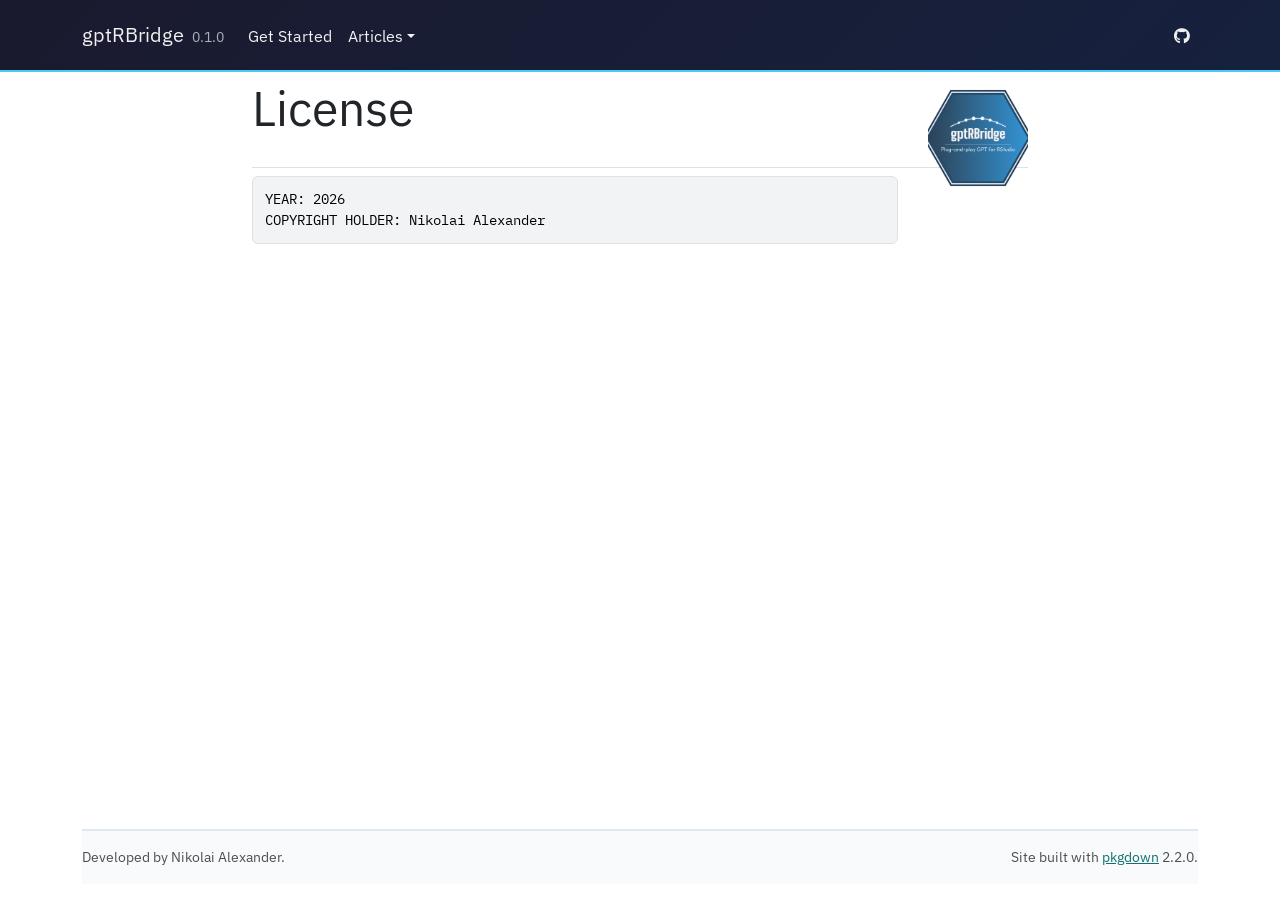
<file: LICENSE-text.html>
<!DOCTYPE html>
<!-- Generated by pkgdown: do not edit by hand --><html lang="en"><head><meta http-equiv="Content-Type" content="text/html; charset=UTF-8"><meta charset="utf-8"><meta http-equiv="X-UA-Compatible" content="IE=edge"><meta name="viewport" content="width=device-width, initial-scale=1, shrink-to-fit=no"><title>License • gptRBridge</title><script src="deps/jquery-3.6.0/jquery-3.6.0.min.js"></script><meta name="viewport" content="width=device-width, initial-scale=1, shrink-to-fit=no"><link href="deps/bootstrap-5.3.1/bootstrap.min.css" rel="stylesheet"><script src="deps/bootstrap-5.3.1/bootstrap.bundle.min.js"></script><link href="deps/IBM_Plex_Sans-0.4.10/font.css" rel="stylesheet"><link href="deps/IBM_Plex_Mono-0.4.10/font.css" rel="stylesheet"><link href="deps/font-awesome-6.5.2/css/all.min.css" rel="stylesheet"><link href="deps/font-awesome-6.5.2/css/v4-shims.min.css" rel="stylesheet"><script src="deps/headroom-0.11.0/headroom.min.js"></script><script src="deps/headroom-0.11.0/jQuery.headroom.min.js"></script><script src="deps/bootstrap-toc-1.0.1/bootstrap-toc.min.js"></script><script src="deps/clipboard.js-2.0.11/clipboard.min.js"></script><script src="deps/search-1.0.0/autocomplete.jquery.min.js"></script><script src="deps/search-1.0.0/fuse.min.js"></script><script src="deps/search-1.0.0/mark.min.js"></script><!-- pkgdown --><script src="pkgdown.js"></script><meta property="og:title" content="License"><meta property="og:image" content="https://nikkn.github.io/gptRBridge/logo.png"><meta name="google-site-verification" content="AMuyXyZixV_yJbMoVUShqFuyZB4kxgZxZLLErU_1Yw0"><style>
  .navbar {
    background: linear-gradient(135deg, #1a1a2e 0%, #16213e 100%) !important;
    border-bottom: 2px solid #4cc9f0;
  }
  .navbar-brand, .nav-link {
    color: #f0f0f0 !important;
  }
  .navbar-brand:hover, .nav-link:hover {
    color: #4cc9f0 !important;
  }
  .hero-banner {
    background: linear-gradient(135deg, #1a1a2e 0%, #16213e 60%, #0f3460 100%);
    color: white;
    padding: 4rem 2rem;
    text-align: center;
    border-bottom: 3px solid #4cc9f0;
  }
  .hero-banner h1 {
    font-size: 3rem;
    font-weight: 700;
    letter-spacing: -0.02em;
    color: #ffffff;
  }
  .hero-banner p {
    font-size: 1.25rem;
    color: #b0c4de;
    max-width: 600px;
    margin: 1rem auto;
  }
  .badge-row {
    margin: 1.5rem 0;
  }
  .feature-grid {
    display: grid;
    grid-template-columns: repeat(auto-fit, minmax(220px, 1fr));
    gap: 1.5rem;
    margin: 2rem 0;
  }
  .feature-card {
    background: #f8fafc;
    border: 1px solid #e2e8f0;
    border-left: 4px solid #4cc9f0;
    border-radius: 8px;
    padding: 1.5rem;
  }
  .feature-card h3 {
    font-size: 1rem;
    font-weight: 700;
    color: #1a1a2e;
    margin-bottom: 0.5rem;
  }
  pre code {
    font-family: 'IBM Plex Mono', monospace !important;
  }
  footer {
    border-top: 2px solid #e2e8f0;
    background: #f8fafc;
  }
  .bd-toc .nav-link,
  #toc .nav-link,
  .toc .nav-link,
  nav[aria-label="On this page"] a {
    color: #2c3e50 !important;
  }
  .bd-toc .nav-link:hover,
  #toc .nav-link:hover,
  nav[aria-label="On this page"] a:hover {
    color: #1a1a2e !important;
    font-weight: 600;
  }
  img[src="reference/figures/logo.png"] {
    display: none !important;
  }
</style></head><body>
    <a href="#main" class="visually-hidden-focusable">Skip to contents</a>


    <nav class="navbar navbar-expand-lg fixed-top bg-primary" data-bs-theme="dark" aria-label="Site navigation"><div class="container">

    <a class="navbar-brand me-2" href="index.html">gptRBridge</a>

    <small class="nav-text text-muted me-auto" data-bs-toggle="tooltip" data-bs-placement="bottom" title="">0.1.0</small>


    <button class="navbar-toggler" type="button" data-bs-toggle="collapse" data-bs-target="#navbar" aria-controls="navbar" aria-expanded="false" aria-label="Toggle navigation">
      <span class="navbar-toggler-icon"></span>
    </button>

    <div id="navbar" class="collapse navbar-collapse ms-3">
      <ul class="navbar-nav me-auto"><li class="nav-item"><a class="nav-link" href="articles/get-started.html">Get Started</a></li>
<li class="nav-item dropdown">
  <button class="nav-link dropdown-toggle" type="button" id="dropdown-articles" data-bs-toggle="dropdown" aria-expanded="false" aria-haspopup="true">Articles</button>
  <ul class="dropdown-menu" aria-labelledby="dropdown-articles"><li><a class="dropdown-item" href="articles/get-started.html">Get Started</a></li>
    <li><a class="dropdown-item" href="articles/faq.html">FAQ</a></li>
    <li><a class="dropdown-item" href="articles/gptRBridge-introduction.html">Introduction</a></li>
  </ul></li>
      </ul><ul class="navbar-nav"><li class="nav-item"><a class="external-link nav-link" href="https://github.com/nikkn/gptRBridge" aria-label="GitHub"><span class="fa fab fa-github"></span></a></li>
      </ul></div>


  </div>
</nav><div class="container template-title-body">
<div class="row">
  <main id="main" class="col-md-9"><div class="page-header">
      <img src="logo.png" class="logo" alt=""><h1>License</h1>

    </div>

<pre>YEAR: 2026
COPYRIGHT HOLDER: Nikolai Alexander
</pre>

  </main></div>


    <footer><div class="pkgdown-footer-left">
  <p>Developed by Nikolai Alexander.</p>
</div>

<div class="pkgdown-footer-right">
  <p>Site built with <a href="https://pkgdown.r-lib.org/" class="external-link">pkgdown</a> 2.2.0.</p>
</div>

    </footer></div>





  </body></html>
</file>
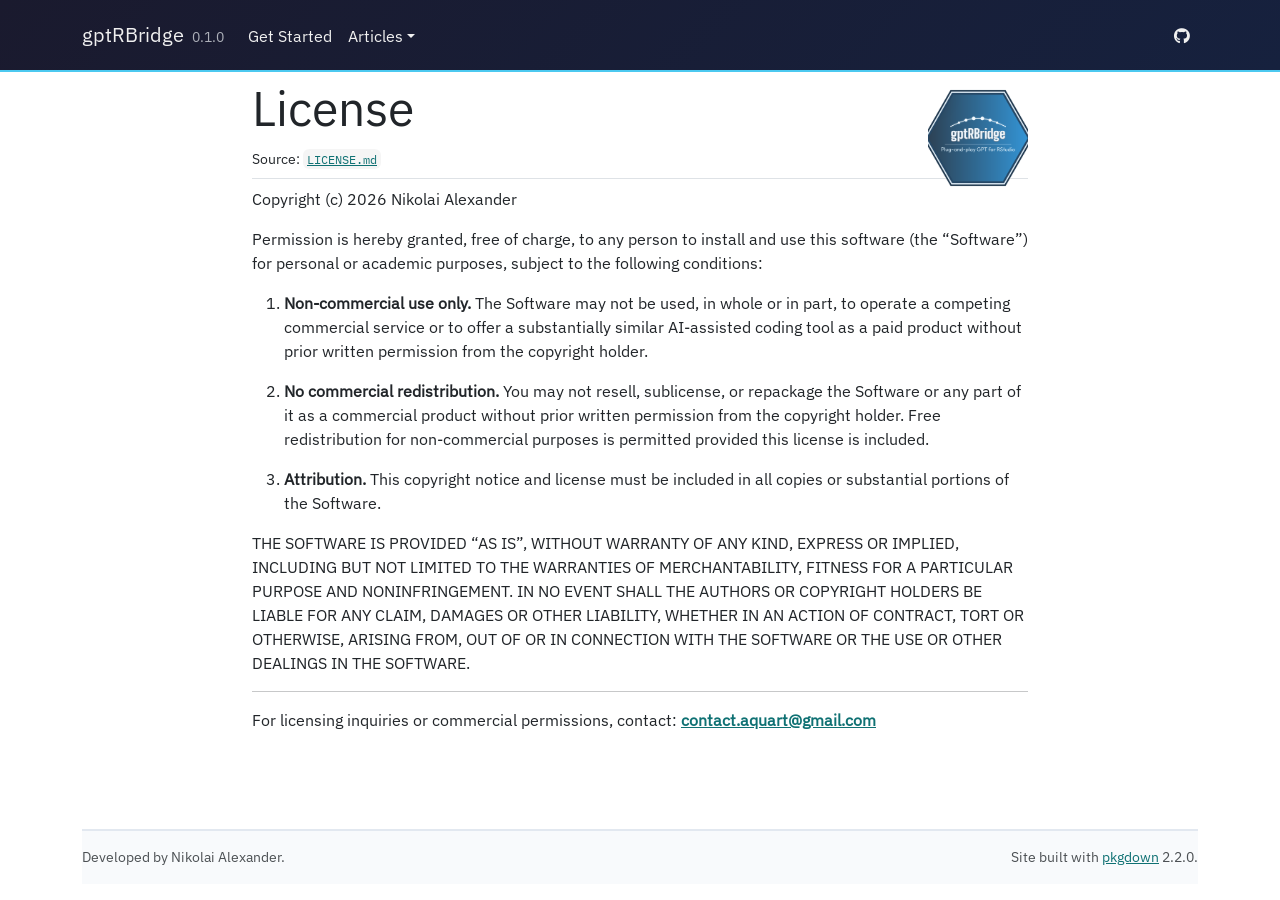
<file: LICENSE.html>
<!DOCTYPE html>
<!-- Generated by pkgdown: do not edit by hand --><html lang="en"><head><meta http-equiv="Content-Type" content="text/html; charset=UTF-8"><meta charset="utf-8"><meta http-equiv="X-UA-Compatible" content="IE=edge"><meta name="viewport" content="width=device-width, initial-scale=1, shrink-to-fit=no"><title>License • gptRBridge</title><script src="deps/jquery-3.6.0/jquery-3.6.0.min.js"></script><meta name="viewport" content="width=device-width, initial-scale=1, shrink-to-fit=no"><link href="deps/bootstrap-5.3.1/bootstrap.min.css" rel="stylesheet"><script src="deps/bootstrap-5.3.1/bootstrap.bundle.min.js"></script><link href="deps/IBM_Plex_Sans-0.4.10/font.css" rel="stylesheet"><link href="deps/IBM_Plex_Mono-0.4.10/font.css" rel="stylesheet"><link href="deps/font-awesome-6.5.2/css/all.min.css" rel="stylesheet"><link href="deps/font-awesome-6.5.2/css/v4-shims.min.css" rel="stylesheet"><script src="deps/headroom-0.11.0/headroom.min.js"></script><script src="deps/headroom-0.11.0/jQuery.headroom.min.js"></script><script src="deps/bootstrap-toc-1.0.1/bootstrap-toc.min.js"></script><script src="deps/clipboard.js-2.0.11/clipboard.min.js"></script><script src="deps/search-1.0.0/autocomplete.jquery.min.js"></script><script src="deps/search-1.0.0/fuse.min.js"></script><script src="deps/search-1.0.0/mark.min.js"></script><!-- pkgdown --><script src="pkgdown.js"></script><meta property="og:title" content="License"><meta property="og:image" content="https://nikkn.github.io/gptRBridge/logo.png"><meta name="google-site-verification" content="AMuyXyZixV_yJbMoVUShqFuyZB4kxgZxZLLErU_1Yw0"><style>
  .navbar {
    background: linear-gradient(135deg, #1a1a2e 0%, #16213e 100%) !important;
    border-bottom: 2px solid #4cc9f0;
  }
  .navbar-brand, .nav-link {
    color: #f0f0f0 !important;
  }
  .navbar-brand:hover, .nav-link:hover {
    color: #4cc9f0 !important;
  }
  .hero-banner {
    background: linear-gradient(135deg, #1a1a2e 0%, #16213e 60%, #0f3460 100%);
    color: white;
    padding: 4rem 2rem;
    text-align: center;
    border-bottom: 3px solid #4cc9f0;
  }
  .hero-banner h1 {
    font-size: 3rem;
    font-weight: 700;
    letter-spacing: -0.02em;
    color: #ffffff;
  }
  .hero-banner p {
    font-size: 1.25rem;
    color: #b0c4de;
    max-width: 600px;
    margin: 1rem auto;
  }
  .badge-row {
    margin: 1.5rem 0;
  }
  .feature-grid {
    display: grid;
    grid-template-columns: repeat(auto-fit, minmax(220px, 1fr));
    gap: 1.5rem;
    margin: 2rem 0;
  }
  .feature-card {
    background: #f8fafc;
    border: 1px solid #e2e8f0;
    border-left: 4px solid #4cc9f0;
    border-radius: 8px;
    padding: 1.5rem;
  }
  .feature-card h3 {
    font-size: 1rem;
    font-weight: 700;
    color: #1a1a2e;
    margin-bottom: 0.5rem;
  }
  pre code {
    font-family: 'IBM Plex Mono', monospace !important;
  }
  footer {
    border-top: 2px solid #e2e8f0;
    background: #f8fafc;
  }
  .bd-toc .nav-link,
  #toc .nav-link,
  .toc .nav-link,
  nav[aria-label="On this page"] a {
    color: #2c3e50 !important;
  }
  .bd-toc .nav-link:hover,
  #toc .nav-link:hover,
  nav[aria-label="On this page"] a:hover {
    color: #1a1a2e !important;
    font-weight: 600;
  }
  img[src="reference/figures/logo.png"] {
    display: none !important;
  }
</style></head><body>
    <a href="#main" class="visually-hidden-focusable">Skip to contents</a>


    <nav class="navbar navbar-expand-lg fixed-top bg-primary" data-bs-theme="dark" aria-label="Site navigation"><div class="container">

    <a class="navbar-brand me-2" href="index.html">gptRBridge</a>

    <small class="nav-text text-muted me-auto" data-bs-toggle="tooltip" data-bs-placement="bottom" title="">0.1.0</small>


    <button class="navbar-toggler" type="button" data-bs-toggle="collapse" data-bs-target="#navbar" aria-controls="navbar" aria-expanded="false" aria-label="Toggle navigation">
      <span class="navbar-toggler-icon"></span>
    </button>

    <div id="navbar" class="collapse navbar-collapse ms-3">
      <ul class="navbar-nav me-auto"><li class="nav-item"><a class="nav-link" href="articles/get-started.html">Get Started</a></li>
<li class="nav-item dropdown">
  <button class="nav-link dropdown-toggle" type="button" id="dropdown-articles" data-bs-toggle="dropdown" aria-expanded="false" aria-haspopup="true">Articles</button>
  <ul class="dropdown-menu" aria-labelledby="dropdown-articles"><li><a class="dropdown-item" href="articles/get-started.html">Get Started</a></li>
    <li><a class="dropdown-item" href="articles/faq.html">FAQ</a></li>
    <li><a class="dropdown-item" href="articles/gptRBridge-introduction.html">Introduction</a></li>
  </ul></li>
      </ul><ul class="navbar-nav"><li class="nav-item"><a class="external-link nav-link" href="https://github.com/nikkn/gptRBridge" aria-label="GitHub"><span class="fa fab fa-github"></span></a></li>
      </ul></div>


  </div>
</nav><div class="container template-title-body">
<div class="row">
  <main id="main" class="col-md-9"><div class="page-header">
      <img src="logo.png" class="logo" alt=""><h1>License</h1>
      <small class="dont-index">Source: <a href="https://github.com/nikkn/gptRBridge/blob/main/LICENSE.md" class="external-link"><code>LICENSE.md</code></a></small>
    </div>

<div id="license" class="section level1">

<p>Copyright (c) 2026 Nikolai Alexander</p>
<p>Permission is hereby granted, free of charge, to any person to install and use this software (the “Software”) for personal or academic purposes, subject to the following conditions:</p>
<ol style="list-style-type: decimal"><li><p><strong>Non-commercial use only.</strong> The Software may not be used, in whole or in part, to operate a competing commercial service or to offer a substantially similar AI-assisted coding tool as a paid product without prior written permission from the copyright holder.</p></li>
<li><p><strong>No commercial redistribution.</strong> You may not resell, sublicense, or repackage the Software or any part of it as a commercial product without prior written permission from the copyright holder. Free redistribution for non-commercial purposes is permitted provided this license is included.</p></li>
<li><p><strong>Attribution.</strong> This copyright notice and license must be included in all copies or substantial portions of the Software.</p></li>
</ol><p>THE SOFTWARE IS PROVIDED “AS IS”, WITHOUT WARRANTY OF ANY KIND, EXPRESS OR IMPLIED, INCLUDING BUT NOT LIMITED TO THE WARRANTIES OF MERCHANTABILITY, FITNESS FOR A PARTICULAR PURPOSE AND NONINFRINGEMENT. IN NO EVENT SHALL THE AUTHORS OR COPYRIGHT HOLDERS BE LIABLE FOR ANY CLAIM, DAMAGES OR OTHER LIABILITY, WHETHER IN AN ACTION OF CONTRACT, TORT OR OTHERWISE, ARISING FROM, OUT OF OR IN CONNECTION WITH THE SOFTWARE OR THE USE OR OTHER DEALINGS IN THE SOFTWARE.</p>
<hr><p>For licensing inquiries or commercial permissions, contact: <strong><a href="mailto:contact.aquart@gmail.com" class="email">contact.aquart@gmail.com</a></strong></p>
</div>

  </main></div>


    <footer><div class="pkgdown-footer-left">
  <p>Developed by Nikolai Alexander.</p>
</div>

<div class="pkgdown-footer-right">
  <p>Site built with <a href="https://pkgdown.r-lib.org/" class="external-link">pkgdown</a> 2.2.0.</p>
</div>

    </footer></div>





  </body></html>
</file>
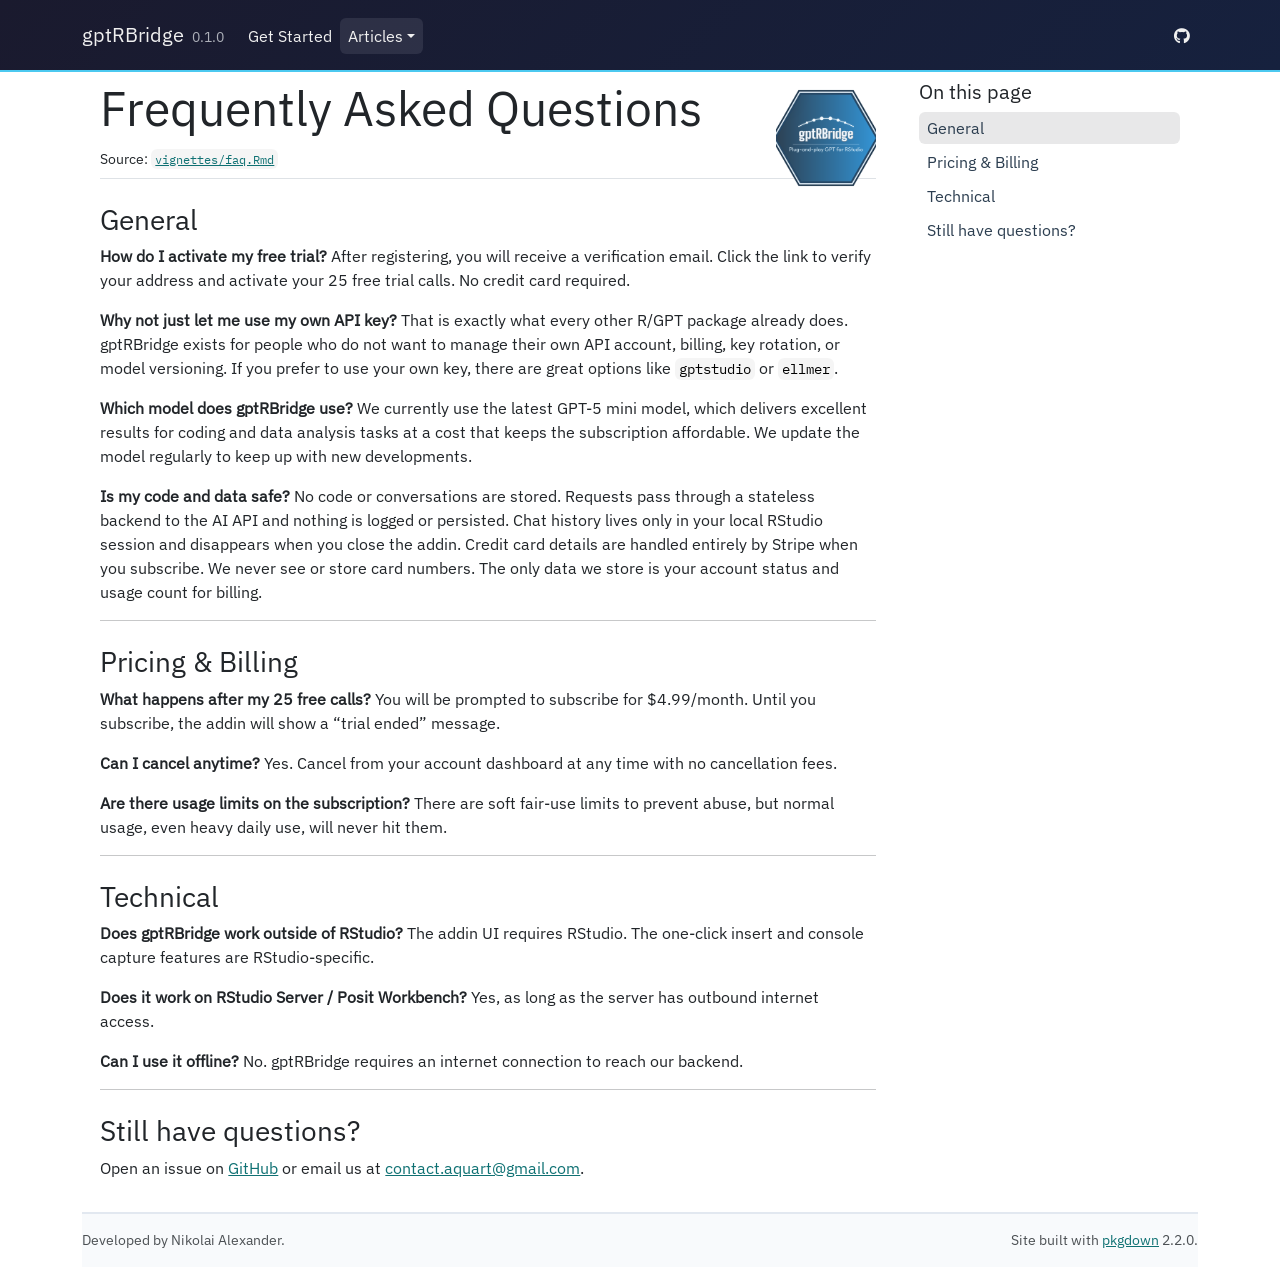
<file: articles/faq.html>
<!DOCTYPE html>
<!-- Generated by pkgdown: do not edit by hand --><html lang="en">
<head>
<meta http-equiv="Content-Type" content="text/html; charset=UTF-8">
<meta charset="utf-8">
<meta http-equiv="X-UA-Compatible" content="IE=edge">
<meta name="viewport" content="width=device-width, initial-scale=1, shrink-to-fit=no">
<title>Frequently Asked Questions • gptRBridge</title>
<script src="../deps/jquery-3.6.0/jquery-3.6.0.min.js"></script><meta name="viewport" content="width=device-width, initial-scale=1, shrink-to-fit=no">
<link href="../deps/bootstrap-5.3.1/bootstrap.min.css" rel="stylesheet">
<script src="../deps/bootstrap-5.3.1/bootstrap.bundle.min.js"></script><link href="../deps/IBM_Plex_Sans-0.4.10/font.css" rel="stylesheet">
<link href="../deps/IBM_Plex_Mono-0.4.10/font.css" rel="stylesheet">
<link href="../deps/font-awesome-6.5.2/css/all.min.css" rel="stylesheet">
<link href="../deps/font-awesome-6.5.2/css/v4-shims.min.css" rel="stylesheet">
<script src="../deps/headroom-0.11.0/headroom.min.js"></script><script src="../deps/headroom-0.11.0/jQuery.headroom.min.js"></script><script src="../deps/bootstrap-toc-1.0.1/bootstrap-toc.min.js"></script><script src="../deps/clipboard.js-2.0.11/clipboard.min.js"></script><script src="../deps/search-1.0.0/autocomplete.jquery.min.js"></script><script src="../deps/search-1.0.0/fuse.min.js"></script><script src="../deps/search-1.0.0/mark.min.js"></script><!-- pkgdown --><script src="../pkgdown.js"></script><meta property="og:title" content="Frequently Asked Questions">
<meta name="google-site-verification" content="AMuyXyZixV_yJbMoVUShqFuyZB4kxgZxZLLErU_1Yw0">
<style>
  .navbar {
    background: linear-gradient(135deg, #1a1a2e 0%, #16213e 100%) !important;
    border-bottom: 2px solid #4cc9f0;
  }
  .navbar-brand, .nav-link {
    color: #f0f0f0 !important;
  }
  .navbar-brand:hover, .nav-link:hover {
    color: #4cc9f0 !important;
  }
  .hero-banner {
    background: linear-gradient(135deg, #1a1a2e 0%, #16213e 60%, #0f3460 100%);
    color: white;
    padding: 4rem 2rem;
    text-align: center;
    border-bottom: 3px solid #4cc9f0;
  }
  .hero-banner h1 {
    font-size: 3rem;
    font-weight: 700;
    letter-spacing: -0.02em;
    color: #ffffff;
  }
  .hero-banner p {
    font-size: 1.25rem;
    color: #b0c4de;
    max-width: 600px;
    margin: 1rem auto;
  }
  .badge-row {
    margin: 1.5rem 0;
  }
  .feature-grid {
    display: grid;
    grid-template-columns: repeat(auto-fit, minmax(220px, 1fr));
    gap: 1.5rem;
    margin: 2rem 0;
  }
  .feature-card {
    background: #f8fafc;
    border: 1px solid #e2e8f0;
    border-left: 4px solid #4cc9f0;
    border-radius: 8px;
    padding: 1.5rem;
  }
  .feature-card h3 {
    font-size: 1rem;
    font-weight: 700;
    color: #1a1a2e;
    margin-bottom: 0.5rem;
  }
  pre code {
    font-family: 'IBM Plex Mono', monospace !important;
  }
  footer {
    border-top: 2px solid #e2e8f0;
    background: #f8fafc;
  }
  .bd-toc .nav-link,
  #toc .nav-link,
  .toc .nav-link,
  nav[aria-label="On this page"] a {
    color: #2c3e50 !important;
  }
  .bd-toc .nav-link:hover,
  #toc .nav-link:hover,
  nav[aria-label="On this page"] a:hover {
    color: #1a1a2e !important;
    font-weight: 600;
  }
  img[src="reference/figures/logo.png"] {
    display: none !important;
  }
</style>
</head>
<body>
    <a href="#main" class="visually-hidden-focusable">Skip to contents</a>


    <nav class="navbar navbar-expand-lg fixed-top bg-primary" data-bs-theme="dark" aria-label="Site navigation"><div class="container">

    <a class="navbar-brand me-2" href="../index.html">gptRBridge</a>

    <small class="nav-text text-muted me-auto" data-bs-toggle="tooltip" data-bs-placement="bottom" title="">0.1.0</small>


    <button class="navbar-toggler" type="button" data-bs-toggle="collapse" data-bs-target="#navbar" aria-controls="navbar" aria-expanded="false" aria-label="Toggle navigation">
      <span class="navbar-toggler-icon"></span>
    </button>

    <div id="navbar" class="collapse navbar-collapse ms-3">
      <ul class="navbar-nav me-auto">
<li class="nav-item"><a class="nav-link" href="../articles/get-started.html">Get Started</a></li>
<li class="active nav-item dropdown">
  <button class="nav-link dropdown-toggle" type="button" id="dropdown-articles" data-bs-toggle="dropdown" aria-expanded="false" aria-haspopup="true">Articles</button>
  <ul class="dropdown-menu" aria-labelledby="dropdown-articles">
<li><a class="dropdown-item" href="../articles/get-started.html">Get Started</a></li>
    <li><a class="dropdown-item" href="../articles/faq.html">FAQ</a></li>
    <li><a class="dropdown-item" href="../articles/gptRBridge-introduction.html">Introduction</a></li>
  </ul>
</li>
      </ul>
<ul class="navbar-nav">
<li class="nav-item"><a class="external-link nav-link" href="https://github.com/nikkn/gptRBridge" aria-label="GitHub"><span class="fa fab fa-github"></span></a></li>
      </ul>
</div>


  </div>
</nav><div class="container template-article">




<div class="row">
  <main id="main" class="col-md-9"><div class="page-header">
      <img src="../logo.png" class="logo" alt=""><h1>Frequently Asked Questions</h1>
            
      
      <small class="dont-index">Source: <a href="https://github.com/nikkn/gptRBridge/blob/main/vignettes/faq.Rmd" class="external-link"><code>vignettes/faq.Rmd</code></a></small>
      <div class="d-none name"><code>faq.Rmd</code></div>
    </div>

    
    
<div class="section level2">
<h2 id="general">General<a class="anchor" aria-label="anchor" href="#general"></a>
</h2>
<p><strong>How do I activate my free trial?</strong> After registering,
you will receive a verification email. Click the link to verify your
address and activate your 25 free trial calls. No credit card
required.</p>
<p><strong>Why not just let me use my own API key?</strong> That is
exactly what every other R/GPT package already does. gptRBridge exists
for people who do not want to manage their own API account, billing, key
rotation, or model versioning. If you prefer to use your own key, there
are great options like <code>gptstudio</code> or
<code>ellmer</code>.</p>
<p><strong>Which model does gptRBridge use?</strong> We currently use
the latest GPT-5 mini model, which delivers excellent results for coding
and data analysis tasks at a cost that keeps the subscription
affordable. We update the model regularly to keep up with new
developments.</p>
<p><strong>Is my code and data safe?</strong> No code or conversations
are stored. Requests pass through a stateless backend to the AI API and
nothing is logged or persisted. Chat history lives only in your local
RStudio session and disappears when you close the addin. Credit card
details are handled entirely by Stripe when you subscribe. We never see
or store card numbers. The only data we store is your account status and
usage count for billing.</p>
<hr>
</div>
<div class="section level2">
<h2 id="pricing-billing">Pricing &amp; Billing<a class="anchor" aria-label="anchor" href="#pricing-billing"></a>
</h2>
<p><strong>What happens after my 25 free calls?</strong> You will be
prompted to subscribe for $4.99/month. Until you subscribe, the addin
will show a “trial ended” message.</p>
<p><strong>Can I cancel anytime?</strong> Yes. Cancel from your account
dashboard at any time with no cancellation fees.</p>
<p><strong>Are there usage limits on the subscription?</strong> There
are soft fair-use limits to prevent abuse, but normal usage, even heavy
daily use, will never hit them.</p>
<hr>
</div>
<div class="section level2">
<h2 id="technical">Technical<a class="anchor" aria-label="anchor" href="#technical"></a>
</h2>
<p><strong>Does gptRBridge work outside of RStudio?</strong> The addin
UI requires RStudio. The one-click insert and console capture features
are RStudio-specific.</p>
<p><strong>Does it work on RStudio Server / Posit Workbench?</strong>
Yes, as long as the server has outbound internet access.</p>
<p><strong>Can I use it offline?</strong> No. gptRBridge requires an
internet connection to reach our backend.</p>
<hr>
</div>
<div class="section level2">
<h2 id="still-have-questions">Still have questions?<a class="anchor" aria-label="anchor" href="#still-have-questions"></a>
</h2>
<p>Open an issue on <a href="https://github.com/nikkn/gptRBridge/issues" class="external-link">GitHub</a> or email us
at <a href="mailto:contact.aquart@gmail.com">contact.aquart@gmail.com</a>.</p>
</div>
  </main><aside class="col-md-3"><nav id="toc" aria-label="Table of contents"><h2>On this page</h2>
    </nav></aside>
</div>



    <footer><div class="pkgdown-footer-left">
  <p>Developed by Nikolai Alexander.</p>
</div>

<div class="pkgdown-footer-right">
  <p>Site built with <a href="https://pkgdown.r-lib.org/" class="external-link">pkgdown</a> 2.2.0.</p>
</div>

    </footer>
</div>





  </body>
</html>
</file>
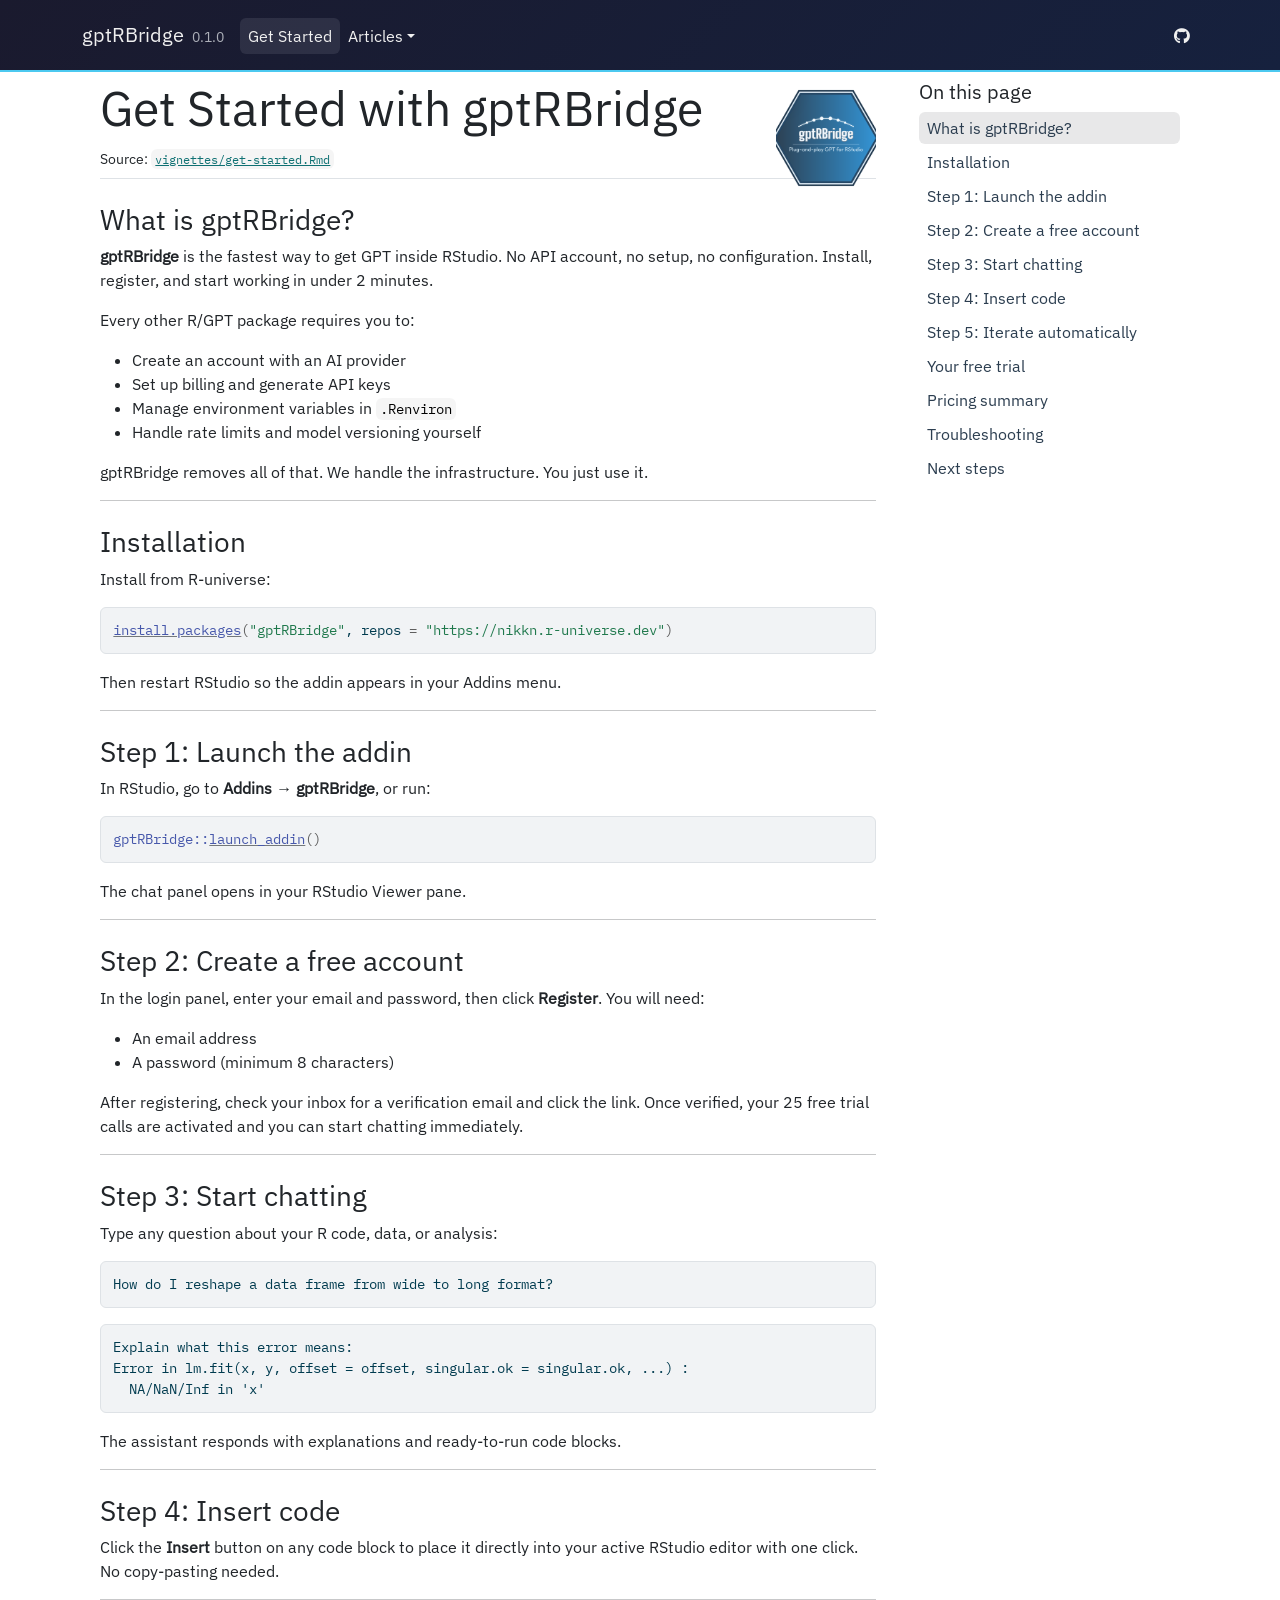
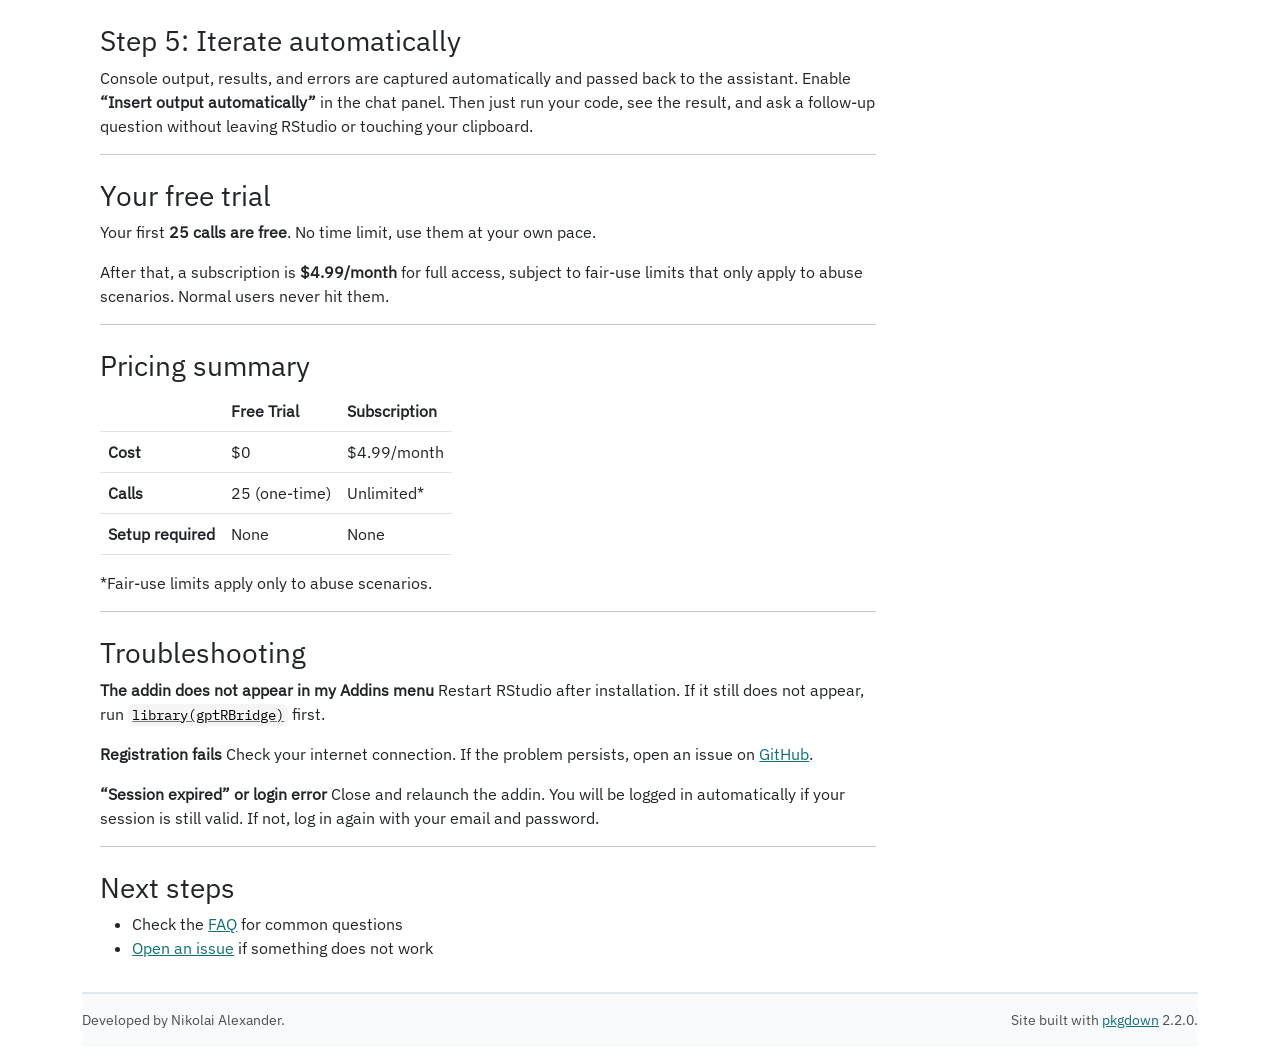
<file: articles/get-started.html>
<!DOCTYPE html>
<!-- Generated by pkgdown: do not edit by hand --><html lang="en">
<head>
<meta http-equiv="Content-Type" content="text/html; charset=UTF-8">
<meta charset="utf-8">
<meta http-equiv="X-UA-Compatible" content="IE=edge">
<meta name="viewport" content="width=device-width, initial-scale=1, shrink-to-fit=no">
<title>Get Started with gptRBridge • gptRBridge</title>
<script src="../deps/jquery-3.6.0/jquery-3.6.0.min.js"></script><meta name="viewport" content="width=device-width, initial-scale=1, shrink-to-fit=no">
<link href="../deps/bootstrap-5.3.1/bootstrap.min.css" rel="stylesheet">
<script src="../deps/bootstrap-5.3.1/bootstrap.bundle.min.js"></script><link href="../deps/IBM_Plex_Sans-0.4.10/font.css" rel="stylesheet">
<link href="../deps/IBM_Plex_Mono-0.4.10/font.css" rel="stylesheet">
<link href="../deps/font-awesome-6.5.2/css/all.min.css" rel="stylesheet">
<link href="../deps/font-awesome-6.5.2/css/v4-shims.min.css" rel="stylesheet">
<script src="../deps/headroom-0.11.0/headroom.min.js"></script><script src="../deps/headroom-0.11.0/jQuery.headroom.min.js"></script><script src="../deps/bootstrap-toc-1.0.1/bootstrap-toc.min.js"></script><script src="../deps/clipboard.js-2.0.11/clipboard.min.js"></script><script src="../deps/search-1.0.0/autocomplete.jquery.min.js"></script><script src="../deps/search-1.0.0/fuse.min.js"></script><script src="../deps/search-1.0.0/mark.min.js"></script><!-- pkgdown --><script src="../pkgdown.js"></script><meta property="og:title" content="Get Started with gptRBridge">
<meta name="google-site-verification" content="AMuyXyZixV_yJbMoVUShqFuyZB4kxgZxZLLErU_1Yw0">
<style>
  .navbar {
    background: linear-gradient(135deg, #1a1a2e 0%, #16213e 100%) !important;
    border-bottom: 2px solid #4cc9f0;
  }
  .navbar-brand, .nav-link {
    color: #f0f0f0 !important;
  }
  .navbar-brand:hover, .nav-link:hover {
    color: #4cc9f0 !important;
  }
  .hero-banner {
    background: linear-gradient(135deg, #1a1a2e 0%, #16213e 60%, #0f3460 100%);
    color: white;
    padding: 4rem 2rem;
    text-align: center;
    border-bottom: 3px solid #4cc9f0;
  }
  .hero-banner h1 {
    font-size: 3rem;
    font-weight: 700;
    letter-spacing: -0.02em;
    color: #ffffff;
  }
  .hero-banner p {
    font-size: 1.25rem;
    color: #b0c4de;
    max-width: 600px;
    margin: 1rem auto;
  }
  .badge-row {
    margin: 1.5rem 0;
  }
  .feature-grid {
    display: grid;
    grid-template-columns: repeat(auto-fit, minmax(220px, 1fr));
    gap: 1.5rem;
    margin: 2rem 0;
  }
  .feature-card {
    background: #f8fafc;
    border: 1px solid #e2e8f0;
    border-left: 4px solid #4cc9f0;
    border-radius: 8px;
    padding: 1.5rem;
  }
  .feature-card h3 {
    font-size: 1rem;
    font-weight: 700;
    color: #1a1a2e;
    margin-bottom: 0.5rem;
  }
  pre code {
    font-family: 'IBM Plex Mono', monospace !important;
  }
  footer {
    border-top: 2px solid #e2e8f0;
    background: #f8fafc;
  }
  .bd-toc .nav-link,
  #toc .nav-link,
  .toc .nav-link,
  nav[aria-label="On this page"] a {
    color: #2c3e50 !important;
  }
  .bd-toc .nav-link:hover,
  #toc .nav-link:hover,
  nav[aria-label="On this page"] a:hover {
    color: #1a1a2e !important;
    font-weight: 600;
  }
  img[src="reference/figures/logo.png"] {
    display: none !important;
  }
</style>
</head>
<body>
    <a href="#main" class="visually-hidden-focusable">Skip to contents</a>


    <nav class="navbar navbar-expand-lg fixed-top bg-primary" data-bs-theme="dark" aria-label="Site navigation"><div class="container">

    <a class="navbar-brand me-2" href="../index.html">gptRBridge</a>

    <small class="nav-text text-muted me-auto" data-bs-toggle="tooltip" data-bs-placement="bottom" title="">0.1.0</small>


    <button class="navbar-toggler" type="button" data-bs-toggle="collapse" data-bs-target="#navbar" aria-controls="navbar" aria-expanded="false" aria-label="Toggle navigation">
      <span class="navbar-toggler-icon"></span>
    </button>

    <div id="navbar" class="collapse navbar-collapse ms-3">
      <ul class="navbar-nav me-auto">
<li class="active nav-item"><a class="nav-link" href="../articles/get-started.html">Get Started</a></li>
<li class="nav-item dropdown">
  <button class="nav-link dropdown-toggle" type="button" id="dropdown-articles" data-bs-toggle="dropdown" aria-expanded="false" aria-haspopup="true">Articles</button>
  <ul class="dropdown-menu" aria-labelledby="dropdown-articles">
<li><a class="dropdown-item" href="../articles/get-started.html">Get Started</a></li>
    <li><a class="dropdown-item" href="../articles/faq.html">FAQ</a></li>
    <li><a class="dropdown-item" href="../articles/gptRBridge-introduction.html">Introduction</a></li>
  </ul>
</li>
      </ul>
<ul class="navbar-nav">
<li class="nav-item"><a class="external-link nav-link" href="https://github.com/nikkn/gptRBridge" aria-label="GitHub"><span class="fa fab fa-github"></span></a></li>
      </ul>
</div>


  </div>
</nav><div class="container template-article">




<div class="row">
  <main id="main" class="col-md-9"><div class="page-header">
      <img src="../logo.png" class="logo" alt=""><h1>Get Started with gptRBridge</h1>
            
      
      <small class="dont-index">Source: <a href="https://github.com/nikkn/gptRBridge/blob/main/vignettes/get-started.Rmd" class="external-link"><code>vignettes/get-started.Rmd</code></a></small>
      <div class="d-none name"><code>get-started.Rmd</code></div>
    </div>

    
    
<div class="section level2">
<h2 id="what-is-gptrbridge">What is gptRBridge?<a class="anchor" aria-label="anchor" href="#what-is-gptrbridge"></a>
</h2>
<p><strong>gptRBridge</strong> is the fastest way to get GPT inside
RStudio. No API account, no setup, no configuration. Install, register,
and start working in under 2 minutes.</p>
<p>Every other R/GPT package requires you to:</p>
<ul>
<li>Create an account with an AI provider</li>
<li>Set up billing and generate API keys</li>
<li>Manage environment variables in <code>.Renviron</code>
</li>
<li>Handle rate limits and model versioning yourself</li>
</ul>
<p>gptRBridge removes all of that. We handle the infrastructure. You
just use it.</p>
<hr>
</div>
<div class="section level2">
<h2 id="installation">Installation<a class="anchor" aria-label="anchor" href="#installation"></a>
</h2>
<p>Install from R-universe:</p>
<div class="sourceCode" id="cb1"><pre class="downlit sourceCode r">
<code class="sourceCode R"><span><span class="fu"><a href="https://rdrr.io/r/utils/install.packages.html" class="external-link">install.packages</a></span><span class="op">(</span><span class="st">"gptRBridge"</span>, repos <span class="op">=</span> <span class="st">"https://nikkn.r-universe.dev"</span><span class="op">)</span></span></code></pre></div>
<p>Then restart RStudio so the addin appears in your Addins menu.</p>
<hr>
</div>
<div class="section level2">
<h2 id="step-1-launch-the-addin">Step 1: Launch the addin<a class="anchor" aria-label="anchor" href="#step-1-launch-the-addin"></a>
</h2>
<p>In RStudio, go to <strong>Addins → gptRBridge</strong>, or run:</p>
<div class="sourceCode" id="cb2"><pre class="downlit sourceCode r">
<code class="sourceCode R"><span><span class="fu">gptRBridge</span><span class="fu">::</span><span class="fu"><a href="../reference/launch_addin.html">launch_addin</a></span><span class="op">(</span><span class="op">)</span></span></code></pre></div>
<p>The chat panel opens in your RStudio Viewer pane.</p>
<hr>
</div>
<div class="section level2">
<h2 id="step-2-create-a-free-account">Step 2: Create a free account<a class="anchor" aria-label="anchor" href="#step-2-create-a-free-account"></a>
</h2>
<p>In the login panel, enter your email and password, then click
<strong>Register</strong>. You will need:</p>
<ul>
<li>An email address</li>
<li>A password (minimum 8 characters)</li>
</ul>
<p>After registering, check your inbox for a verification email and
click the link. Once verified, your 25 free trial calls are activated
and you can start chatting immediately.</p>
<hr>
</div>
<div class="section level2">
<h2 id="step-3-start-chatting">Step 3: Start chatting<a class="anchor" aria-label="anchor" href="#step-3-start-chatting"></a>
</h2>
<p>Type any question about your R code, data, or analysis:</p>
<pre><code>How do I reshape a data frame from wide to long format?</code></pre>
<pre><code>Explain what this error means:
Error in lm.fit(x, y, offset = offset, singular.ok = singular.ok, ...) :
  NA/NaN/Inf in 'x'</code></pre>
<p>The assistant responds with explanations and ready-to-run code
blocks.</p>
<hr>
</div>
<div class="section level2">
<h2 id="step-4-insert-code">Step 4: Insert code<a class="anchor" aria-label="anchor" href="#step-4-insert-code"></a>
</h2>
<p>Click the <strong>Insert</strong> button on any code block to place
it directly into your active RStudio editor with one click. No
copy-pasting needed.</p>
<hr>
</div>
<div class="section level2">
<h2 id="step-5-iterate-automatically">Step 5: Iterate automatically<a class="anchor" aria-label="anchor" href="#step-5-iterate-automatically"></a>
</h2>
<p>Console output, results, and errors are captured automatically and
passed back to the assistant. Enable <strong>“Insert output
automatically”</strong> in the chat panel. Then just run your code, see
the result, and ask a follow-up question without leaving RStudio or
touching your clipboard.</p>
<hr>
</div>
<div class="section level2">
<h2 id="your-free-trial">Your free trial<a class="anchor" aria-label="anchor" href="#your-free-trial"></a>
</h2>
<p>Your first <strong>25 calls are free</strong>. No time limit, use
them at your own pace.</p>
<p>After that, a subscription is <strong>$4.99/month</strong> for full
access, subject to fair-use limits that only apply to abuse scenarios.
Normal users never hit them.</p>
<hr>
</div>
<div class="section level2">
<h2 id="pricing-summary">Pricing summary<a class="anchor" aria-label="anchor" href="#pricing-summary"></a>
</h2>
<table class="table">
<thead><tr class="header">
<th></th>
<th>Free Trial</th>
<th>Subscription</th>
</tr></thead>
<tbody>
<tr class="odd">
<td><strong>Cost</strong></td>
<td>$0</td>
<td>$4.99/month</td>
</tr>
<tr class="even">
<td><strong>Calls</strong></td>
<td>25 (one-time)</td>
<td>Unlimited*</td>
</tr>
<tr class="odd">
<td><strong>Setup required</strong></td>
<td>None</td>
<td>None</td>
</tr>
</tbody>
</table>
<p>*Fair-use limits apply only to abuse scenarios.</p>
<hr>
</div>
<div class="section level2">
<h2 id="troubleshooting">Troubleshooting<a class="anchor" aria-label="anchor" href="#troubleshooting"></a>
</h2>
<p><strong>The addin does not appear in my Addins menu</strong> Restart
RStudio after installation. If it still does not appear, run
<code><a href="https://nikkn.github.io/gptRBridge/">library(gptRBridge)</a></code> first.</p>
<p><strong>Registration fails</strong> Check your internet connection.
If the problem persists, open an issue on <a href="https://github.com/nikkn/gptRBridge/issues" class="external-link">GitHub</a>.</p>
<p><strong>“Session expired” or login error</strong> Close and relaunch
the addin. You will be logged in automatically if your session is still
valid. If not, log in again with your email and password.</p>
<hr>
</div>
<div class="section level2">
<h2 id="next-steps">Next steps<a class="anchor" aria-label="anchor" href="#next-steps"></a>
</h2>
<ul>
<li>Check the <a href="faq.html">FAQ</a> for common questions</li>
<li>
<a href="https://github.com/nikkn/gptRBridge/issues" class="external-link">Open an
issue</a> if something does not work</li>
</ul>
</div>
  </main><aside class="col-md-3"><nav id="toc" aria-label="Table of contents"><h2>On this page</h2>
    </nav></aside>
</div>



    <footer><div class="pkgdown-footer-left">
  <p>Developed by Nikolai Alexander.</p>
</div>

<div class="pkgdown-footer-right">
  <p>Site built with <a href="https://pkgdown.r-lib.org/" class="external-link">pkgdown</a> 2.2.0.</p>
</div>

    </footer>
</div>





  </body>
</html>
</file>
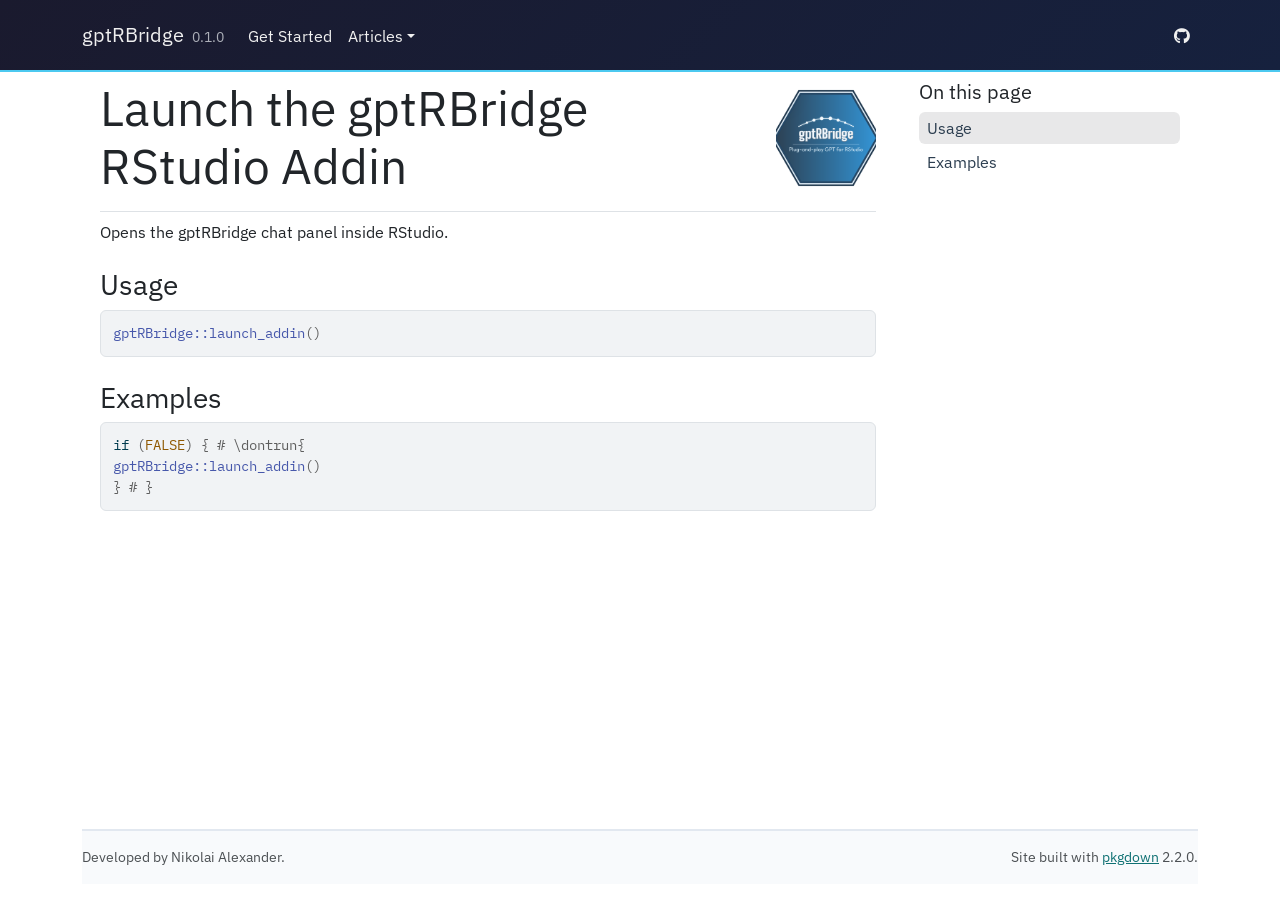
<file: reference/launch_addin.html>
<!DOCTYPE html>
<!-- Generated by pkgdown: do not edit by hand --><html lang="en"><head><meta http-equiv="Content-Type" content="text/html; charset=UTF-8"><meta charset="utf-8"><meta http-equiv="X-UA-Compatible" content="IE=edge"><meta name="viewport" content="width=device-width, initial-scale=1, shrink-to-fit=no"><title>Launch the gptRBridge RStudio Addin — launch_addin • gptRBridge</title><script src="../deps/jquery-3.6.0/jquery-3.6.0.min.js"></script><meta name="viewport" content="width=device-width, initial-scale=1, shrink-to-fit=no"><link href="../deps/bootstrap-5.3.1/bootstrap.min.css" rel="stylesheet"><script src="../deps/bootstrap-5.3.1/bootstrap.bundle.min.js"></script><link href="../deps/IBM_Plex_Sans-0.4.10/font.css" rel="stylesheet"><link href="../deps/IBM_Plex_Mono-0.4.10/font.css" rel="stylesheet"><link href="../deps/font-awesome-6.5.2/css/all.min.css" rel="stylesheet"><link href="../deps/font-awesome-6.5.2/css/v4-shims.min.css" rel="stylesheet"><script src="../deps/headroom-0.11.0/headroom.min.js"></script><script src="../deps/headroom-0.11.0/jQuery.headroom.min.js"></script><script src="../deps/bootstrap-toc-1.0.1/bootstrap-toc.min.js"></script><script src="../deps/clipboard.js-2.0.11/clipboard.min.js"></script><script src="../deps/search-1.0.0/autocomplete.jquery.min.js"></script><script src="../deps/search-1.0.0/fuse.min.js"></script><script src="../deps/search-1.0.0/mark.min.js"></script><!-- pkgdown --><script src="../pkgdown.js"></script><meta property="og:title" content="Launch the gptRBridge RStudio Addin — launch_addin"><meta name="description" content="Opens the gptRBridge chat panel inside RStudio."><meta property="og:description" content="Opens the gptRBridge chat panel inside RStudio."><meta property="og:image" content="https://nikkn.github.io/gptRBridge/logo.png"><meta name="google-site-verification" content="AMuyXyZixV_yJbMoVUShqFuyZB4kxgZxZLLErU_1Yw0"><style>
  .navbar {
    background: linear-gradient(135deg, #1a1a2e 0%, #16213e 100%) !important;
    border-bottom: 2px solid #4cc9f0;
  }
  .navbar-brand, .nav-link {
    color: #f0f0f0 !important;
  }
  .navbar-brand:hover, .nav-link:hover {
    color: #4cc9f0 !important;
  }
  .hero-banner {
    background: linear-gradient(135deg, #1a1a2e 0%, #16213e 60%, #0f3460 100%);
    color: white;
    padding: 4rem 2rem;
    text-align: center;
    border-bottom: 3px solid #4cc9f0;
  }
  .hero-banner h1 {
    font-size: 3rem;
    font-weight: 700;
    letter-spacing: -0.02em;
    color: #ffffff;
  }
  .hero-banner p {
    font-size: 1.25rem;
    color: #b0c4de;
    max-width: 600px;
    margin: 1rem auto;
  }
  .badge-row {
    margin: 1.5rem 0;
  }
  .feature-grid {
    display: grid;
    grid-template-columns: repeat(auto-fit, minmax(220px, 1fr));
    gap: 1.5rem;
    margin: 2rem 0;
  }
  .feature-card {
    background: #f8fafc;
    border: 1px solid #e2e8f0;
    border-left: 4px solid #4cc9f0;
    border-radius: 8px;
    padding: 1.5rem;
  }
  .feature-card h3 {
    font-size: 1rem;
    font-weight: 700;
    color: #1a1a2e;
    margin-bottom: 0.5rem;
  }
  pre code {
    font-family: 'IBM Plex Mono', monospace !important;
  }
  footer {
    border-top: 2px solid #e2e8f0;
    background: #f8fafc;
  }
  .bd-toc .nav-link,
  #toc .nav-link,
  .toc .nav-link,
  nav[aria-label="On this page"] a {
    color: #2c3e50 !important;
  }
  .bd-toc .nav-link:hover,
  #toc .nav-link:hover,
  nav[aria-label="On this page"] a:hover {
    color: #1a1a2e !important;
    font-weight: 600;
  }
  img[src="reference/figures/logo.png"] {
    display: none !important;
  }
</style></head><body>
    <a href="#main" class="visually-hidden-focusable">Skip to contents</a>


    <nav class="navbar navbar-expand-lg fixed-top bg-primary" data-bs-theme="dark" aria-label="Site navigation"><div class="container">

    <a class="navbar-brand me-2" href="../index.html">gptRBridge</a>

    <small class="nav-text text-muted me-auto" data-bs-toggle="tooltip" data-bs-placement="bottom" title="">0.1.0</small>


    <button class="navbar-toggler" type="button" data-bs-toggle="collapse" data-bs-target="#navbar" aria-controls="navbar" aria-expanded="false" aria-label="Toggle navigation">
      <span class="navbar-toggler-icon"></span>
    </button>

    <div id="navbar" class="collapse navbar-collapse ms-3">
      <ul class="navbar-nav me-auto"><li class="nav-item"><a class="nav-link" href="../articles/get-started.html">Get Started</a></li>
<li class="nav-item dropdown">
  <button class="nav-link dropdown-toggle" type="button" id="dropdown-articles" data-bs-toggle="dropdown" aria-expanded="false" aria-haspopup="true">Articles</button>
  <ul class="dropdown-menu" aria-labelledby="dropdown-articles"><li><a class="dropdown-item" href="../articles/get-started.html">Get Started</a></li>
    <li><a class="dropdown-item" href="../articles/faq.html">FAQ</a></li>
    <li><a class="dropdown-item" href="../articles/gptRBridge-introduction.html">Introduction</a></li>
  </ul></li>
      </ul><ul class="navbar-nav"><li class="nav-item"><a class="external-link nav-link" href="https://github.com/nikkn/gptRBridge" aria-label="GitHub"><span class="fa fab fa-github"></span></a></li>
      </ul></div>


  </div>
</nav><div class="container template-reference-topic">
<div class="row">
  <main id="main" class="col-md-9"><div class="page-header">
      <img src="../logo.png" class="logo" alt=""><h1>Launch the gptRBridge RStudio Addin</h1>

      <div class="d-none name"><code>launch_addin.Rd</code></div>
    </div>

    <div class="ref-description section level2">
    <p>Opens the gptRBridge chat panel inside RStudio.</p>
    </div>

    <div class="section level2">
    <h2 id="ref-usage">Usage<a class="anchor" aria-label="anchor" href="#ref-usage"></a></h2>
    <div class="sourceCode"><pre class="sourceCode r"><code><span><span class="fu">gptRBridge</span><span class="fu">::</span><span class="fu">launch_addin</span><span class="op">(</span><span class="op">)</span></span></code></pre></div>
    </div>


    <div class="section level2">
    <h2 id="ref-examples">Examples<a class="anchor" aria-label="anchor" href="#ref-examples"></a></h2>
    <div class="sourceCode"><pre class="sourceCode r"><code><span class="r-in"><span><span class="kw">if</span> <span class="op">(</span><span class="cn">FALSE</span><span class="op">)</span> <span class="op">{</span> <span class="co"># \dontrun{</span></span></span>
<span class="r-in"><span><span class="fu">gptRBridge</span><span class="fu">::</span><span class="fu">launch_addin</span><span class="op">(</span><span class="op">)</span></span></span>
<span class="r-in"><span><span class="op">}</span> <span class="co"># }</span></span></span>
</code></pre></div>
    </div>
  </main><aside class="col-md-3"><nav id="toc" aria-label="Table of contents"><h2>On this page</h2>
    </nav></aside></div>


    <footer><div class="pkgdown-footer-left">
  <p>Developed by Nikolai Alexander.</p>
</div>

<div class="pkgdown-footer-right">
  <p>Site built with <a href="https://pkgdown.r-lib.org/" class="external-link">pkgdown</a> 2.2.0.</p>
</div>

    </footer></div>





  </body></html>
</file>
<file: deps/IBM_Plex_Sans-0.4.10/font.css>
/* cyrillic-ext */
@font-face {
  font-family: 'IBM Plex Sans';
  font-style: normal;
  font-weight: 400;
  font-stretch: 100%;
  font-display: swap;
  src: url(zYXGKVElMYYaJe8bpLHnCwDKr932-G7dytD-Dmu1swZSAXcomDVmadSD6llDCqg4poY.woff2) format('woff2');
  unicode-range: U+0460-052F, U+1C80-1C8A, U+20B4, U+2DE0-2DFF, U+A640-A69F, U+FE2E-FE2F;
}
/* cyrillic */
@font-face {
  font-family: 'IBM Plex Sans';
  font-style: normal;
  font-weight: 400;
  font-stretch: 100%;
  font-display: swap;
  src: url(zYXGKVElMYYaJe8bpLHnCwDKr932-G7dytD-Dmu1swZSAXcomDVmadSD6llDA6g4poY.woff2) format('woff2');
  unicode-range: U+0301, U+0400-045F, U+0490-0491, U+04B0-04B1, U+2116;
}
/* greek */
@font-face {
  font-family: 'IBM Plex Sans';
  font-style: normal;
  font-weight: 400;
  font-stretch: 100%;
  font-display: swap;
  src: url(zYXGKVElMYYaJe8bpLHnCwDKr932-G7dytD-Dmu1swZSAXcomDVmadSD6llDBKg4poY.woff2) format('woff2');
  unicode-range: U+0370-0377, U+037A-037F, U+0384-038A, U+038C, U+038E-03A1, U+03A3-03FF;
}
/* vietnamese */
@font-face {
  font-family: 'IBM Plex Sans';
  font-style: normal;
  font-weight: 400;
  font-stretch: 100%;
  font-display: swap;
  src: url(zYXGKVElMYYaJe8bpLHnCwDKr932-G7dytD-Dmu1swZSAXcomDVmadSD6llDCKg4poY.woff2) format('woff2');
  unicode-range: U+0102-0103, U+0110-0111, U+0128-0129, U+0168-0169, U+01A0-01A1, U+01AF-01B0, U+0300-0301, U+0303-0304, U+0308-0309, U+0323, U+0329, U+1EA0-1EF9, U+20AB;
}
/* latin-ext */
@font-face {
  font-family: 'IBM Plex Sans';
  font-style: normal;
  font-weight: 400;
  font-stretch: 100%;
  font-display: swap;
  src: url(zYXGKVElMYYaJe8bpLHnCwDKr932-G7dytD-Dmu1swZSAXcomDVmadSD6llDCag4poY.woff2) format('woff2');
  unicode-range: U+0100-02BA, U+02BD-02C5, U+02C7-02CC, U+02CE-02D7, U+02DD-02FF, U+0304, U+0308, U+0329, U+1D00-1DBF, U+1E00-1E9F, U+1EF2-1EFF, U+2020, U+20A0-20AB, U+20AD-20C0, U+2113, U+2C60-2C7F, U+A720-A7FF;
}
/* latin */
@font-face {
  font-family: 'IBM Plex Sans';
  font-style: normal;
  font-weight: 400;
  font-stretch: 100%;
  font-display: swap;
  src: url(zYXGKVElMYYaJe8bpLHnCwDKr932-G7dytD-Dmu1swZSAXcomDVmadSD6llDB6g4.woff2) format('woff2');
  unicode-range: U+0000-00FF, U+0131, U+0152-0153, U+02BB-02BC, U+02C6, U+02DA, U+02DC, U+0304, U+0308, U+0329, U+2000-206F, U+20AC, U+2122, U+2191, U+2193, U+2212, U+2215, U+FEFF, U+FFFD;
}
</file>
<file: deps/IBM_Plex_Mono-0.4.10/font.css>
/* cyrillic-ext */
@font-face {
  font-family: 'IBM Plex Mono';
  font-style: normal;
  font-weight: 400;
  font-display: swap;
  src: url(-F63fjptAgt5VM-kVkqdyU8n1iIq129k.woff2) format('woff2');
  unicode-range: U+0460-052F, U+1C80-1C8A, U+20B4, U+2DE0-2DFF, U+A640-A69F, U+FE2E-FE2F;
}
/* cyrillic */
@font-face {
  font-family: 'IBM Plex Mono';
  font-style: normal;
  font-weight: 400;
  font-display: swap;
  src: url(-F63fjptAgt5VM-kVkqdyU8n1isq129k.woff2) format('woff2');
  unicode-range: U+0301, U+0400-045F, U+0490-0491, U+04B0-04B1, U+2116;
}
/* vietnamese */
@font-face {
  font-family: 'IBM Plex Mono';
  font-style: normal;
  font-weight: 400;
  font-display: swap;
  src: url(-F63fjptAgt5VM-kVkqdyU8n1iAq129k.woff2) format('woff2');
  unicode-range: U+0102-0103, U+0110-0111, U+0128-0129, U+0168-0169, U+01A0-01A1, U+01AF-01B0, U+0300-0301, U+0303-0304, U+0308-0309, U+0323, U+0329, U+1EA0-1EF9, U+20AB;
}
/* latin-ext */
@font-face {
  font-family: 'IBM Plex Mono';
  font-style: normal;
  font-weight: 400;
  font-display: swap;
  src: url(-F63fjptAgt5VM-kVkqdyU8n1iEq129k.woff2) format('woff2');
  unicode-range: U+0100-02BA, U+02BD-02C5, U+02C7-02CC, U+02CE-02D7, U+02DD-02FF, U+0304, U+0308, U+0329, U+1D00-1DBF, U+1E00-1E9F, U+1EF2-1EFF, U+2020, U+20A0-20AB, U+20AD-20C0, U+2113, U+2C60-2C7F, U+A720-A7FF;
}
/* latin */
@font-face {
  font-family: 'IBM Plex Mono';
  font-style: normal;
  font-weight: 400;
  font-display: swap;
  src: url(-F63fjptAgt5VM-kVkqdyU8n1i8q1w.woff2) format('woff2');
  unicode-range: U+0000-00FF, U+0131, U+0152-0153, U+02BB-02BC, U+02C6, U+02DA, U+02DC, U+0304, U+0308, U+0329, U+2000-206F, U+20AC, U+2122, U+2191, U+2193, U+2212, U+2215, U+FEFF, U+FFFD;
}
</file>
<file: deps/font-awesome-6.5.2/css/v4-shims.min.css>
/*!
 * Font Awesome Free 6.5.2 by @fontawesome - https://fontawesome.com
 * License - https://fontawesome.com/license/free (Icons: CC BY 4.0, Fonts: SIL OFL 1.1, Code: MIT License)
 * Copyright 2024 Fonticons, Inc.
 */
.fa.fa-glass:before{content:"\f000"}.fa.fa-envelope-o{font-family:"Font Awesome 6 Free";font-weight:400}.fa.fa-envelope-o:before{content:"\f0e0"}.fa.fa-star-o{font-family:"Font Awesome 6 Free";font-weight:400}.fa.fa-star-o:before{content:"\f005"}.fa.fa-close:before,.fa.fa-remove:before{content:"\f00d"}.fa.fa-gear:before{content:"\f013"}.fa.fa-trash-o{font-family:"Font Awesome 6 Free";font-weight:400}.fa.fa-trash-o:before{content:"\f2ed"}.fa.fa-home:before{content:"\f015"}.fa.fa-file-o{font-family:"Font Awesome 6 Free";font-weight:400}.fa.fa-file-o:before{content:"\f15b"}.fa.fa-clock-o{font-family:"Font Awesome 6 Free";font-weight:400}.fa.fa-clock-o:before{content:"\f017"}.fa.fa-arrow-circle-o-down{font-family:"Font Awesome 6 Free";font-weight:400}.fa.fa-arrow-circle-o-down:before{content:"\f358"}.fa.fa-arrow-circle-o-up{font-family:"Font Awesome 6 Free";font-weight:400}.fa.fa-arrow-circle-o-up:before{content:"\f35b"}.fa.fa-play-circle-o{font-family:"Font Awesome 6 Free";font-weight:400}.fa.fa-play-circle-o:before{content:"\f144"}.fa.fa-repeat:before,.fa.fa-rotate-right:before{content:"\f01e"}.fa.fa-refresh:before{content:"\f021"}.fa.fa-list-alt{font-family:"Font Awesome 6 Free";font-weight:400}.fa.fa-list-alt:before{content:"\f022"}.fa.fa-dedent:before{content:"\f03b"}.fa.fa-video-camera:before{content:"\f03d"}.fa.fa-picture-o{font-family:"Font Awesome 6 Free";font-weight:400}.fa.fa-picture-o:before{content:"\f03e"}.fa.fa-photo{font-family:"Font Awesome 6 Free";font-weight:400}.fa.fa-photo:before{content:"\f03e"}.fa.fa-image{font-family:"Font Awesome 6 Free";font-weight:400}.fa.fa-image:before{content:"\f03e"}.fa.fa-map-marker:before{content:"\f3c5"}.fa.fa-pencil-square-o{font-family:"Font Awesome 6 Free";font-weight:400}.fa.fa-pencil-square-o:before{content:"\f044"}.fa.fa-edit{font-family:"Font Awesome 6 Free";font-weight:400}.fa.fa-edit:before{content:"\f044"}.fa.fa-share-square-o:before{content:"\f14d"}.fa.fa-check-square-o{font-family:"Font Awesome 6 Free";font-weight:400}.fa.fa-check-square-o:before{content:"\f14a"}.fa.fa-arrows:before{content:"\f0b2"}.fa.fa-times-circle-o{font-family:"Font Awesome 6 Free";font-weight:400}.fa.fa-times-circle-o:before{content:"\f057"}.fa.fa-check-circle-o{font-family:"Font Awesome 6 Free";font-weight:400}.fa.fa-check-circle-o:before{content:"\f058"}.fa.fa-mail-forward:before{content:"\f064"}.fa.fa-expand:before{content:"\f424"}.fa.fa-compress:before{content:"\f422"}.fa.fa-eye,.fa.fa-eye-slash{font-family:"Font Awesome 6 Free";font-weight:400}.fa.fa-warning:before{content:"\f071"}.fa.fa-calendar:before{content:"\f073"}.fa.fa-arrows-v:before{content:"\f338"}.fa.fa-arrows-h:before{content:"\f337"}.fa.fa-bar-chart-o:before,.fa.fa-bar-chart:before{content:"\e0e3"}.fa.fa-twitter-square{font-family:"Font Awesome 6 Brands";font-weight:400}.fa.fa-twitter-square:before{content:"\f081"}.fa.fa-facebook-square{font-family:"Font Awesome 6 Brands";font-weight:400}.fa.fa-facebook-square:before{content:"\f082"}.fa.fa-gears:before{content:"\f085"}.fa.fa-thumbs-o-up{font-family:"Font Awesome 6 Free";font-weight:400}.fa.fa-thumbs-o-up:before{content:"\f164"}.fa.fa-thumbs-o-down{font-family:"Font Awesome 6 Free";font-weight:400}.fa.fa-thumbs-o-down:before{content:"\f165"}.fa.fa-heart-o{font-family:"Font Awesome 6 Free";font-weight:400}.fa.fa-heart-o:before{content:"\f004"}.fa.fa-sign-out:before{content:"\f2f5"}.fa.fa-linkedin-square{font-family:"Font Awesome 6 Brands";font-weight:400}.fa.fa-linkedin-square:before{content:"\f08c"}.fa.fa-thumb-tack:before{content:"\f08d"}.fa.fa-external-link:before{content:"\f35d"}.fa.fa-sign-in:before{content:"\f2f6"}.fa.fa-github-square{font-family:"Font Awesome 6 Brands";font-weight:400}.fa.fa-github-square:before{content:"\f092"}.fa.fa-lemon-o{font-family:"Font Awesome 6 Free";font-weight:400}.fa.fa-lemon-o:before{content:"\f094"}.fa.fa-square-o{font-family:"Font Awesome 6 Free";font-weight:400}.fa.fa-square-o:before{content:"\f0c8"}.fa.fa-bookmark-o{font-family:"Font Awesome 6 Free";font-weight:400}.fa.fa-bookmark-o:before{content:"\f02e"}.fa.fa-facebook,.fa.fa-twitter{font-family:"Font Awesome 6 Brands";font-weight:400}.fa.fa-facebook:before{content:"\f39e"}.fa.fa-facebook-f{font-family:"Font Awesome 6 Brands";font-weight:400}.fa.fa-facebook-f:before{content:"\f39e"}.fa.fa-github{font-family:"Font Awesome 6 Brands";font-weight:400}.fa.fa-credit-card{font-family:"Font Awesome 6 Free";font-weight:400}.fa.fa-feed:before{content:"\f09e"}.fa.fa-hdd-o{font-family:"Font Awesome 6 Free";font-weight:400}.fa.fa-hdd-o:before{content:"\f0a0"}.fa.fa-hand-o-right{font-family:"Font Awesome 6 Free";font-weight:400}.fa.fa-hand-o-right:before{content:"\f0a4"}.fa.fa-hand-o-left{font-family:"Font Awesome 6 Free";font-weight:400}.fa.fa-hand-o-left:before{content:"\f0a5"}.fa.fa-hand-o-up{font-family:"Font Awesome 6 Free";font-weight:400}.fa.fa-hand-o-up:before{content:"\f0a6"}.fa.fa-hand-o-down{font-family:"Font Awesome 6 Free";font-weight:400}.fa.fa-hand-o-down:before{content:"\f0a7"}.fa.fa-globe:before{content:"\f57d"}.fa.fa-tasks:before{content:"\f828"}.fa.fa-arrows-alt:before{content:"\f31e"}.fa.fa-group:before{content:"\f0c0"}.fa.fa-chain:before{content:"\f0c1"}.fa.fa-cut:before{content:"\f0c4"}.fa.fa-files-o{font-family:"Font Awesome 6 Free";font-weight:400}.fa.fa-files-o:before{content:"\f0c5"}.fa.fa-floppy-o{font-family:"Font Awesome 6 Free";font-weight:400}.fa.fa-floppy-o:before{content:"\f0c7"}.fa.fa-save{font-family:"Font Awesome 6 Free";font-weight:400}.fa.fa-save:before{content:"\f0c7"}.fa.fa-navicon:before,.fa.fa-reorder:before{content:"\f0c9"}.fa.fa-magic:before{content:"\e2ca"}.fa.fa-pinterest,.fa.fa-pinterest-square{font-family:"Font Awesome 6 Brands";font-weight:400}.fa.fa-pinterest-square:before{content:"\f0d3"}.fa.fa-google-plus-square{font-family:"Font Awesome 6 Brands";font-weight:400}.fa.fa-google-plus-square:before{content:"\f0d4"}.fa.fa-google-plus{font-family:"Font Awesome 6 Brands";font-weight:400}.fa.fa-google-plus:before{content:"\f0d5"}.fa.fa-money:before{content:"\f3d1"}.fa.fa-unsorted:before{content:"\f0dc"}.fa.fa-sort-desc:before{content:"\f0dd"}.fa.fa-sort-asc:before{content:"\f0de"}.fa.fa-linkedin{font-family:"Font Awesome 6 Brands";font-weight:400}.fa.fa-linkedin:before{content:"\f0e1"}.fa.fa-rotate-left:before{content:"\f0e2"}.fa.fa-legal:before{content:"\f0e3"}.fa.fa-dashboard:before,.fa.fa-tachometer:before{content:"\f625"}.fa.fa-comment-o{font-family:"Font Awesome 6 Free";font-weight:400}.fa.fa-comment-o:before{content:"\f075"}.fa.fa-comments-o{font-family:"Font Awesome 6 Free";font-weight:400}.fa.fa-comments-o:before{content:"\f086"}.fa.fa-flash:before{content:"\f0e7"}.fa.fa-clipboard:before{content:"\f0ea"}.fa.fa-lightbulb-o{font-family:"Font Awesome 6 Free";font-weight:400}.fa.fa-lightbulb-o:before{content:"\f0eb"}.fa.fa-exchange:before{content:"\f362"}.fa.fa-cloud-download:before{content:"\f0ed"}.fa.fa-cloud-upload:before{content:"\f0ee"}.fa.fa-bell-o{font-family:"Font Awesome 6 Free";font-weight:400}.fa.fa-bell-o:before{content:"\f0f3"}.fa.fa-cutlery:before{content:"\f2e7"}.fa.fa-file-text-o{font-family:"Font Awesome 6 Free";font-weight:400}.fa.fa-file-text-o:before{content:"\f15c"}.fa.fa-building-o{font-family:"Font Awesome 6 Free";font-weight:400}.fa.fa-building-o:before{content:"\f1ad"}.fa.fa-hospital-o{font-family:"Font Awesome 6 Free";font-weight:400}.fa.fa-hospital-o:before{content:"\f0f8"}.fa.fa-tablet:before{content:"\f3fa"}.fa.fa-mobile-phone:before,.fa.fa-mobile:before{content:"\f3cd"}.fa.fa-circle-o{font-family:"Font Awesome 6 Free";font-weight:400}.fa.fa-circle-o:before{content:"\f111"}.fa.fa-mail-reply:before{content:"\f3e5"}.fa.fa-github-alt{font-family:"Font Awesome 6 Brands";font-weight:400}.fa.fa-folder-o{font-family:"Font Awesome 6 Free";font-weight:400}.fa.fa-folder-o:before{content:"\f07b"}.fa.fa-folder-open-o{font-family:"Font Awesome 6 Free";font-weight:400}.fa.fa-folder-open-o:before{content:"\f07c"}.fa.fa-smile-o{font-family:"Font Awesome 6 Free";font-weight:400}.fa.fa-smile-o:before{content:"\f118"}.fa.fa-frown-o{font-family:"Font Awesome 6 Free";font-weight:400}.fa.fa-frown-o:before{content:"\f119"}.fa.fa-meh-o{font-family:"Font Awesome 6 Free";font-weight:400}.fa.fa-meh-o:before{content:"\f11a"}.fa.fa-keyboard-o{font-family:"Font Awesome 6 Free";font-weight:400}.fa.fa-keyboard-o:before{content:"\f11c"}.fa.fa-flag-o{font-family:"Font Awesome 6 Free";font-weight:400}.fa.fa-flag-o:before{content:"\f024"}.fa.fa-mail-reply-all:before{content:"\f122"}.fa.fa-star-half-o{font-family:"Font Awesome 6 Free";font-weight:400}.fa.fa-star-half-o:before{content:"\f5c0"}.fa.fa-star-half-empty{font-family:"Font Awesome 6 Free";font-weight:400}.fa.fa-star-half-empty:before{content:"\f5c0"}.fa.fa-star-half-full{font-family:"Font Awesome 6 Free";font-weight:400}.fa.fa-star-half-full:before{content:"\f5c0"}.fa.fa-code-fork:before{content:"\f126"}.fa.fa-chain-broken:before,.fa.fa-unlink:before{content:"\f127"}.fa.fa-calendar-o{font-family:"Font Awesome 6 Free";font-weight:400}.fa.fa-calendar-o:before{content:"\f133"}.fa.fa-css3,.fa.fa-html5,.fa.fa-maxcdn{font-family:"Font Awesome 6 Brands";font-weight:400}.fa.fa-unlock-alt:before{content:"\f09c"}.fa.fa-minus-square-o{font-family:"Font Awesome 6 Free";font-weight:400}.fa.fa-minus-square-o:before{content:"\f146"}.fa.fa-level-up:before{content:"\f3bf"}.fa.fa-level-down:before{content:"\f3be"}.fa.fa-pencil-square:before{content:"\f14b"}.fa.fa-external-link-square:before{content:"\f360"}.fa.fa-compass{font-family:"Font Awesome 6 Free";font-weight:400}.fa.fa-caret-square-o-down{font-family:"Font Awesome 6 Free";font-weight:400}.fa.fa-caret-square-o-down:before{content:"\f150"}.fa.fa-toggle-down{font-family:"Font Awesome 6 Free";font-weight:400}.fa.fa-toggle-down:before{content:"\f150"}.fa.fa-caret-square-o-up{font-family:"Font Awesome 6 Free";font-weight:400}.fa.fa-caret-square-o-up:before{content:"\f151"}.fa.fa-toggle-up{font-family:"Font Awesome 6 Free";font-weight:400}.fa.fa-toggle-up:before{content:"\f151"}.fa.fa-caret-square-o-right{font-family:"Font Awesome 6 Free";font-weight:400}.fa.fa-caret-square-o-right:before{content:"\f152"}.fa.fa-toggle-right{font-family:"Font Awesome 6 Free";font-weight:400}.fa.fa-toggle-right:before{content:"\f152"}.fa.fa-eur:before,.fa.fa-euro:before{content:"\f153"}.fa.fa-gbp:before{content:"\f154"}.fa.fa-dollar:before,.fa.fa-usd:before{content:"\24"}.fa.fa-inr:before,.fa.fa-rupee:before{content:"\e1bc"}.fa.fa-cny:before,.fa.fa-jpy:before,.fa.fa-rmb:before,.fa.fa-yen:before{content:"\f157"}.fa.fa-rouble:before,.fa.fa-rub:before,.fa.fa-ruble:before{content:"\f158"}.fa.fa-krw:before,.fa.fa-won:before{content:"\f159"}.fa.fa-bitcoin,.fa.fa-btc{font-family:"Font Awesome 6 Brands";font-weight:400}.fa.fa-bitcoin:before{content:"\f15a"}.fa.fa-file-text:before{content:"\f15c"}.fa.fa-sort-alpha-asc:before{content:"\f15d"}.fa.fa-sort-alpha-desc:before{content:"\f881"}.fa.fa-sort-amount-asc:before{content:"\f884"}.fa.fa-sort-amount-desc:before{content:"\f160"}.fa.fa-sort-numeric-asc:before{content:"\f162"}.fa.fa-sort-numeric-desc:before{content:"\f886"}.fa.fa-youtube-square{font-family:"Font Awesome 6 Brands";font-weight:400}.fa.fa-youtube-square:before{content:"\f431"}.fa.fa-xing,.fa.fa-xing-square,.fa.fa-youtube{font-family:"Font Awesome 6 Brands";font-weight:400}.fa.fa-xing-square:before{content:"\f169"}.fa.fa-youtube-play{font-family:"Font Awesome 6 Brands";font-weight:400}.fa.fa-youtube-play:before{content:"\f167"}.fa.fa-adn,.fa.fa-bitbucket,.fa.fa-bitbucket-square,.fa.fa-dropbox,.fa.fa-flickr,.fa.fa-instagram,.fa.fa-stack-overflow{font-family:"Font Awesome 6 Brands";font-weight:400}.fa.fa-bitbucket-square:before{content:"\f171"}.fa.fa-tumblr,.fa.fa-tumblr-square{font-family:"Font Awesome 6 Brands";font-weight:400}.fa.fa-tumblr-square:before{content:"\f174"}.fa.fa-long-arrow-down:before{content:"\f309"}.fa.fa-long-arrow-up:before{content:"\f30c"}.fa.fa-long-arrow-left:before{content:"\f30a"}.fa.fa-long-arrow-right:before{content:"\f30b"}.fa.fa-android,.fa.fa-apple,.fa.fa-dribbble,.fa.fa-foursquare,.fa.fa-gittip,.fa.fa-gratipay,.fa.fa-linux,.fa.fa-skype,.fa.fa-trello,.fa.fa-windows{font-family:"Font Awesome 6 Brands";font-weight:400}.fa.fa-gittip:before{content:"\f184"}.fa.fa-sun-o{font-family:"Font Awesome 6 Free";font-weight:400}.fa.fa-sun-o:before{content:"\f185"}.fa.fa-moon-o{font-family:"Font Awesome 6 Free";font-weight:400}.fa.fa-moon-o:before{content:"\f186"}.fa.fa-pagelines,.fa.fa-renren,.fa.fa-stack-exchange,.fa.fa-vk,.fa.fa-weibo{font-family:"Font Awesome 6 Brands";font-weight:400}.fa.fa-arrow-circle-o-right{font-family:"Font Awesome 6 Free";font-weight:400}.fa.fa-arrow-circle-o-right:before{content:"\f35a"}.fa.fa-arrow-circle-o-left{font-family:"Font Awesome 6 Free";font-weight:400}.fa.fa-arrow-circle-o-left:before{content:"\f359"}.fa.fa-caret-square-o-left{font-family:"Font Awesome 6 Free";font-weight:400}.fa.fa-caret-square-o-left:before{content:"\f191"}.fa.fa-toggle-left{font-family:"Font Awesome 6 Free";font-weight:400}.fa.fa-toggle-left:before{content:"\f191"}.fa.fa-dot-circle-o{font-family:"Font Awesome 6 Free";font-weight:400}.fa.fa-dot-circle-o:before{content:"\f192"}.fa.fa-vimeo-square{font-family:"Font Awesome 6 Brands";font-weight:400}.fa.fa-vimeo-square:before{content:"\f194"}.fa.fa-try:before,.fa.fa-turkish-lira:before{content:"\e2bb"}.fa.fa-plus-square-o{font-family:"Font Awesome 6 Free";font-weight:400}.fa.fa-plus-square-o:before{content:"\f0fe"}.fa.fa-openid,.fa.fa-slack,.fa.fa-wordpress{font-family:"Font Awesome 6 Brands";font-weight:400}.fa.fa-bank:before,.fa.fa-institution:before{content:"\f19c"}.fa.fa-mortar-board:before{content:"\f19d"}.fa.fa-google,.fa.fa-reddit,.fa.fa-reddit-square,.fa.fa-yahoo{font-family:"Font Awesome 6 Brands";font-weight:400}.fa.fa-reddit-square:before{content:"\f1a2"}.fa.fa-behance,.fa.fa-behance-square,.fa.fa-delicious,.fa.fa-digg,.fa.fa-drupal,.fa.fa-joomla,.fa.fa-pied-piper-alt,.fa.fa-pied-piper-pp,.fa.fa-stumbleupon,.fa.fa-stumbleupon-circle{font-family:"Font Awesome 6 Brands";font-weight:400}.fa.fa-behance-square:before{content:"\f1b5"}.fa.fa-steam,.fa.fa-steam-square{font-family:"Font Awesome 6 Brands";font-weight:400}.fa.fa-steam-square:before{content:"\f1b7"}.fa.fa-automobile:before{content:"\f1b9"}.fa.fa-cab:before{content:"\f1ba"}.fa.fa-deviantart,.fa.fa-soundcloud,.fa.fa-spotify{font-family:"Font Awesome 6 Brands";font-weight:400}.fa.fa-file-pdf-o{font-family:"Font Awesome 6 Free";font-weight:400}.fa.fa-file-pdf-o:before{content:"\f1c1"}.fa.fa-file-word-o{font-family:"Font Awesome 6 Free";font-weight:400}.fa.fa-file-word-o:before{content:"\f1c2"}.fa.fa-file-excel-o{font-family:"Font Awesome 6 Free";font-weight:400}.fa.fa-file-excel-o:before{content:"\f1c3"}.fa.fa-file-powerpoint-o{font-family:"Font Awesome 6 Free";font-weight:400}.fa.fa-file-powerpoint-o:before{content:"\f1c4"}.fa.fa-file-image-o{font-family:"Font Awesome 6 Free";font-weight:400}.fa.fa-file-image-o:before{content:"\f1c5"}.fa.fa-file-photo-o{font-family:"Font Awesome 6 Free";font-weight:400}.fa.fa-file-photo-o:before{content:"\f1c5"}.fa.fa-file-picture-o{font-family:"Font Awesome 6 Free";font-weight:400}.fa.fa-file-picture-o:before{content:"\f1c5"}.fa.fa-file-archive-o{font-family:"Font Awesome 6 Free";font-weight:400}.fa.fa-file-archive-o:before{content:"\f1c6"}.fa.fa-file-zip-o{font-family:"Font Awesome 6 Free";font-weight:400}.fa.fa-file-zip-o:before{content:"\f1c6"}.fa.fa-file-audio-o{font-family:"Font Awesome 6 Free";font-weight:400}.fa.fa-file-audio-o:before{content:"\f1c7"}.fa.fa-file-sound-o{font-family:"Font Awesome 6 Free";font-weight:400}.fa.fa-file-sound-o:before{content:"\f1c7"}.fa.fa-file-video-o{font-family:"Font Awesome 6 Free";font-weight:400}.fa.fa-file-video-o:before{content:"\f1c8"}.fa.fa-file-movie-o{font-family:"Font Awesome 6 Free";font-weight:400}.fa.fa-file-movie-o:before{content:"\f1c8"}.fa.fa-file-code-o{font-family:"Font Awesome 6 Free";font-weight:400}.fa.fa-file-code-o:before{content:"\f1c9"}.fa.fa-codepen,.fa.fa-jsfiddle,.fa.fa-vine{font-family:"Font Awesome 6 Brands";font-weight:400}.fa.fa-life-bouy:before,.fa.fa-life-buoy:before,.fa.fa-life-saver:before,.fa.fa-support:before{content:"\f1cd"}.fa.fa-circle-o-notch:before{content:"\f1ce"}.fa.fa-ra,.fa.fa-rebel{font-family:"Font Awesome 6 Brands";font-weight:400}.fa.fa-ra:before{content:"\f1d0"}.fa.fa-resistance{font-family:"Font Awesome 6 Brands";font-weight:400}.fa.fa-resistance:before{content:"\f1d0"}.fa.fa-empire,.fa.fa-ge{font-family:"Font Awesome 6 Brands";font-weight:400}.fa.fa-ge:before{content:"\f1d1"}.fa.fa-git-square{font-family:"Font Awesome 6 Brands";font-weight:400}.fa.fa-git-square:before{content:"\f1d2"}.fa.fa-git,.fa.fa-hacker-news,.fa.fa-y-combinator-square{font-family:"Font Awesome 6 Brands";font-weight:400}.fa.fa-y-combinator-square:before{content:"\f1d4"}.fa.fa-yc-square{font-family:"Font Awesome 6 Brands";font-weight:400}.fa.fa-yc-square:before{content:"\f1d4"}.fa.fa-qq,.fa.fa-tencent-weibo,.fa.fa-wechat,.fa.fa-weixin{font-family:"Font Awesome 6 Brands";font-weight:400}.fa.fa-wechat:before{content:"\f1d7"}.fa.fa-send:before{content:"\f1d8"}.fa.fa-paper-plane-o{font-family:"Font Awesome 6 Free";font-weight:400}.fa.fa-paper-plane-o:before{content:"\f1d8"}.fa.fa-send-o{font-family:"Font Awesome 6 Free";font-weight:400}.fa.fa-send-o:before{content:"\f1d8"}.fa.fa-circle-thin{font-family:"Font Awesome 6 Free";font-weight:400}.fa.fa-circle-thin:before{content:"\f111"}.fa.fa-header:before{content:"\f1dc"}.fa.fa-futbol-o{font-family:"Font Awesome 6 Free";font-weight:400}.fa.fa-futbol-o:before{content:"\f1e3"}.fa.fa-soccer-ball-o{font-family:"Font Awesome 6 Free";font-weight:400}.fa.fa-soccer-ball-o:before{content:"\f1e3"}.fa.fa-slideshare,.fa.fa-twitch,.fa.fa-yelp{font-family:"Font Awesome 6 Brands";font-weight:400}.fa.fa-newspaper-o{font-family:"Font Awesome 6 Free";font-weight:400}.fa.fa-newspaper-o:before{content:"\f1ea"}.fa.fa-cc-amex,.fa.fa-cc-discover,.fa.fa-cc-mastercard,.fa.fa-cc-paypal,.fa.fa-cc-stripe,.fa.fa-cc-visa,.fa.fa-google-wallet,.fa.fa-paypal{font-family:"Font Awesome 6 Brands";font-weight:400}.fa.fa-bell-slash-o{font-family:"Font Awesome 6 Free";font-weight:400}.fa.fa-bell-slash-o:before{content:"\f1f6"}.fa.fa-trash:before{content:"\f2ed"}.fa.fa-copyright{font-family:"Font Awesome 6 Free";font-weight:400}.fa.fa-eyedropper:before{content:"\f1fb"}.fa.fa-area-chart:before{content:"\f1fe"}.fa.fa-pie-chart:before{content:"\f200"}.fa.fa-line-chart:before{content:"\f201"}.fa.fa-lastfm,.fa.fa-lastfm-square{font-family:"Font Awesome 6 Brands";font-weight:400}.fa.fa-lastfm-square:before{content:"\f203"}.fa.fa-angellist,.fa.fa-ioxhost{font-family:"Font Awesome 6 Brands";font-weight:400}.fa.fa-cc{font-family:"Font Awesome 6 Free";font-weight:400}.fa.fa-cc:before{content:"\f20a"}.fa.fa-ils:before,.fa.fa-shekel:before,.fa.fa-sheqel:before{content:"\f20b"}.fa.fa-buysellads,.fa.fa-connectdevelop,.fa.fa-dashcube,.fa.fa-forumbee,.fa.fa-leanpub,.fa.fa-sellsy,.fa.fa-shirtsinbulk,.fa.fa-simplybuilt,.fa.fa-skyatlas{font-family:"Font Awesome 6 Brands";font-weight:400}.fa.fa-diamond{font-family:"Font Awesome 6 Free";font-weight:400}.fa.fa-diamond:before{content:"\f3a5"}.fa.fa-intersex:before,.fa.fa-transgender:before{content:"\f224"}.fa.fa-transgender-alt:before{content:"\f225"}.fa.fa-facebook-official{font-family:"Font Awesome 6 Brands";font-weight:400}.fa.fa-facebook-official:before{content:"\f09a"}.fa.fa-pinterest-p,.fa.fa-whatsapp{font-family:"Font Awesome 6 Brands";font-weight:400}.fa.fa-hotel:before{content:"\f236"}.fa.fa-medium,.fa.fa-viacoin,.fa.fa-y-combinator,.fa.fa-yc{font-family:"Font Awesome 6 Brands";font-weight:400}.fa.fa-yc:before{content:"\f23b"}.fa.fa-expeditedssl,.fa.fa-opencart,.fa.fa-optin-monster{font-family:"Font Awesome 6 Brands";font-weight:400}.fa.fa-battery-4:before,.fa.fa-battery:before{content:"\f240"}.fa.fa-battery-3:before{content:"\f241"}.fa.fa-battery-2:before{content:"\f242"}.fa.fa-battery-1:before{content:"\f243"}.fa.fa-battery-0:before{content:"\f244"}.fa.fa-object-group,.fa.fa-object-ungroup,.fa.fa-sticky-note-o{font-family:"Font Awesome 6 Free";font-weight:400}.fa.fa-sticky-note-o:before{content:"\f249"}.fa.fa-cc-diners-club,.fa.fa-cc-jcb{font-family:"Font Awesome 6 Brands";font-weight:400}.fa.fa-clone{font-family:"Font Awesome 6 Free";font-weight:400}.fa.fa-hourglass-o:before{content:"\f254"}.fa.fa-hourglass-1:before{content:"\f251"}.fa.fa-hourglass-2:before{content:"\f252"}.fa.fa-hourglass-3:before{content:"\f253"}.fa.fa-hand-rock-o{font-family:"Font Awesome 6 Free";font-weight:400}.fa.fa-hand-rock-o:before{content:"\f255"}.fa.fa-hand-grab-o{font-family:"Font Awesome 6 Free";font-weight:400}.fa.fa-hand-grab-o:before{content:"\f255"}.fa.fa-hand-paper-o{font-family:"Font Awesome 6 Free";font-weight:400}.fa.fa-hand-paper-o:before{content:"\f256"}.fa.fa-hand-stop-o{font-family:"Font Awesome 6 Free";font-weight:400}.fa.fa-hand-stop-o:before{content:"\f256"}.fa.fa-hand-scissors-o{font-family:"Font Awesome 6 Free";font-weight:400}.fa.fa-hand-scissors-o:before{content:"\f257"}.fa.fa-hand-lizard-o{font-family:"Font Awesome 6 Free";font-weight:400}.fa.fa-hand-lizard-o:before{content:"\f258"}.fa.fa-hand-spock-o{font-family:"Font Awesome 6 Free";font-weight:400}.fa.fa-hand-spock-o:before{content:"\f259"}.fa.fa-hand-pointer-o{font-family:"Font Awesome 6 Free";font-weight:400}.fa.fa-hand-pointer-o:before{content:"\f25a"}.fa.fa-hand-peace-o{font-family:"Font Awesome 6 Free";font-weight:400}.fa.fa-hand-peace-o:before{content:"\f25b"}.fa.fa-registered{font-family:"Font Awesome 6 Free";font-weight:400}.fa.fa-creative-commons,.fa.fa-gg,.fa.fa-gg-circle,.fa.fa-odnoklassniki,.fa.fa-odnoklassniki-square{font-family:"Font Awesome 6 Brands";font-weight:400}.fa.fa-odnoklassniki-square:before{content:"\f264"}.fa.fa-chrome,.fa.fa-firefox,.fa.fa-get-pocket,.fa.fa-internet-explorer,.fa.fa-opera,.fa.fa-safari,.fa.fa-wikipedia-w{font-family:"Font Awesome 6 Brands";font-weight:400}.fa.fa-television:before{content:"\f26c"}.fa.fa-500px,.fa.fa-amazon,.fa.fa-contao{font-family:"Font Awesome 6 Brands";font-weight:400}.fa.fa-calendar-plus-o{font-family:"Font Awesome 6 Free";font-weight:400}.fa.fa-calendar-plus-o:before{content:"\f271"}.fa.fa-calendar-minus-o{font-family:"Font Awesome 6 Free";font-weight:400}.fa.fa-calendar-minus-o:before{content:"\f272"}.fa.fa-calendar-times-o{font-family:"Font Awesome 6 Free";font-weight:400}.fa.fa-calendar-times-o:before{content:"\f273"}.fa.fa-calendar-check-o{font-family:"Font Awesome 6 Free";font-weight:400}.fa.fa-calendar-check-o:before{content:"\f274"}.fa.fa-map-o{font-family:"Font Awesome 6 Free";font-weight:400}.fa.fa-map-o:before{content:"\f279"}.fa.fa-commenting:before{content:"\f4ad"}.fa.fa-commenting-o{font-family:"Font Awesome 6 Free";font-weight:400}.fa.fa-commenting-o:before{content:"\f4ad"}.fa.fa-houzz,.fa.fa-vimeo{font-family:"Font Awesome 6 Brands";font-weight:400}.fa.fa-vimeo:before{content:"\f27d"}.fa.fa-black-tie,.fa.fa-edge,.fa.fa-fonticons,.fa.fa-reddit-alien{font-family:"Font Awesome 6 Brands";font-weight:400}.fa.fa-credit-card-alt:before{content:"\f09d"}.fa.fa-codiepie,.fa.fa-fort-awesome,.fa.fa-mixcloud,.fa.fa-modx,.fa.fa-product-hunt,.fa.fa-scribd,.fa.fa-usb{font-family:"Font Awesome 6 Brands";font-weight:400}.fa.fa-pause-circle-o{font-family:"Font Awesome 6 Free";font-weight:400}.fa.fa-pause-circle-o:before{content:"\f28b"}.fa.fa-stop-circle-o{font-family:"Font Awesome 6 Free";font-weight:400}.fa.fa-stop-circle-o:before{content:"\f28d"}.fa.fa-bluetooth,.fa.fa-bluetooth-b,.fa.fa-envira,.fa.fa-gitlab,.fa.fa-wheelchair-alt,.fa.fa-wpbeginner,.fa.fa-wpforms{font-family:"Font Awesome 6 Brands";font-weight:400}.fa.fa-wheelchair-alt:before{content:"\f368"}.fa.fa-question-circle-o{font-family:"Font Awesome 6 Free";font-weight:400}.fa.fa-question-circle-o:before{content:"\f059"}.fa.fa-volume-control-phone:before{content:"\f2a0"}.fa.fa-asl-interpreting:before{content:"\f2a3"}.fa.fa-deafness:before,.fa.fa-hard-of-hearing:before{content:"\f2a4"}.fa.fa-glide,.fa.fa-glide-g{font-family:"Font Awesome 6 Brands";font-weight:400}.fa.fa-signing:before{content:"\f2a7"}.fa.fa-viadeo,.fa.fa-viadeo-square{font-family:"Font Awesome 6 Brands";font-weight:400}.fa.fa-viadeo-square:before{content:"\f2aa"}.fa.fa-snapchat,.fa.fa-snapchat-ghost{font-family:"Font Awesome 6 Brands";font-weight:400}.fa.fa-snapchat-ghost:before{content:"\f2ab"}.fa.fa-snapchat-square{font-family:"Font Awesome 6 Brands";font-weight:400}.fa.fa-snapchat-square:before{content:"\f2ad"}.fa.fa-first-order,.fa.fa-google-plus-official,.fa.fa-pied-piper,.fa.fa-themeisle,.fa.fa-yoast{font-family:"Font Awesome 6 Brands";font-weight:400}.fa.fa-google-plus-official:before{content:"\f2b3"}.fa.fa-google-plus-circle{font-family:"Font Awesome 6 Brands";font-weight:400}.fa.fa-google-plus-circle:before{content:"\f2b3"}.fa.fa-fa,.fa.fa-font-awesome{font-family:"Font Awesome 6 Brands";font-weight:400}.fa.fa-fa:before{content:"\f2b4"}.fa.fa-handshake-o{font-family:"Font Awesome 6 Free";font-weight:400}.fa.fa-handshake-o:before{content:"\f2b5"}.fa.fa-envelope-open-o{font-family:"Font Awesome 6 Free";font-weight:400}.fa.fa-envelope-open-o:before{content:"\f2b6"}.fa.fa-linode{font-family:"Font Awesome 6 Brands";font-weight:400}.fa.fa-address-book-o{font-family:"Font Awesome 6 Free";font-weight:400}.fa.fa-address-book-o:before{content:"\f2b9"}.fa.fa-vcard:before{content:"\f2bb"}.fa.fa-address-card-o{font-family:"Font Awesome 6 Free";font-weight:400}.fa.fa-address-card-o:before{content:"\f2bb"}.fa.fa-vcard-o{font-family:"Font Awesome 6 Free";font-weight:400}.fa.fa-vcard-o:before{content:"\f2bb"}.fa.fa-user-circle-o{font-family:"Font Awesome 6 Free";font-weight:400}.fa.fa-user-circle-o:before{content:"\f2bd"}.fa.fa-user-o{font-family:"Font Awesome 6 Free";font-weight:400}.fa.fa-user-o:before{content:"\f007"}.fa.fa-id-badge{font-family:"Font Awesome 6 Free";font-weight:400}.fa.fa-drivers-license:before{content:"\f2c2"}.fa.fa-id-card-o{font-family:"Font Awesome 6 Free";font-weight:400}.fa.fa-id-card-o:before{content:"\f2c2"}.fa.fa-drivers-license-o{font-family:"Font Awesome 6 Free";font-weight:400}.fa.fa-drivers-license-o:before{content:"\f2c2"}.fa.fa-free-code-camp,.fa.fa-quora,.fa.fa-telegram{font-family:"Font Awesome 6 Brands";font-weight:400}.fa.fa-thermometer-4:before,.fa.fa-thermometer:before{content:"\f2c7"}.fa.fa-thermometer-3:before{content:"\f2c8"}.fa.fa-thermometer-2:before{content:"\f2c9"}.fa.fa-thermometer-1:before{content:"\f2ca"}.fa.fa-thermometer-0:before{content:"\f2cb"}.fa.fa-bathtub:before,.fa.fa-s15:before{content:"\f2cd"}.fa.fa-window-maximize,.fa.fa-window-restore{font-family:"Font Awesome 6 Free";font-weight:400}.fa.fa-times-rectangle:before{content:"\f410"}.fa.fa-window-close-o{font-family:"Font Awesome 6 Free";font-weight:400}.fa.fa-window-close-o:before{content:"\f410"}.fa.fa-times-rectangle-o{font-family:"Font Awesome 6 Free";font-weight:400}.fa.fa-times-rectangle-o:before{content:"\f410"}.fa.fa-bandcamp,.fa.fa-eercast,.fa.fa-etsy,.fa.fa-grav,.fa.fa-imdb,.fa.fa-ravelry{font-family:"Font Awesome 6 Brands";font-weight:400}.fa.fa-eercast:before{content:"\f2da"}.fa.fa-snowflake-o{font-family:"Font Awesome 6 Free";font-weight:400}.fa.fa-snowflake-o:before{content:"\f2dc"}.fa.fa-meetup,.fa.fa-superpowers,.fa.fa-wpexplorer{font-family:"Font Awesome 6 Brands";font-weight:400}
</file>
